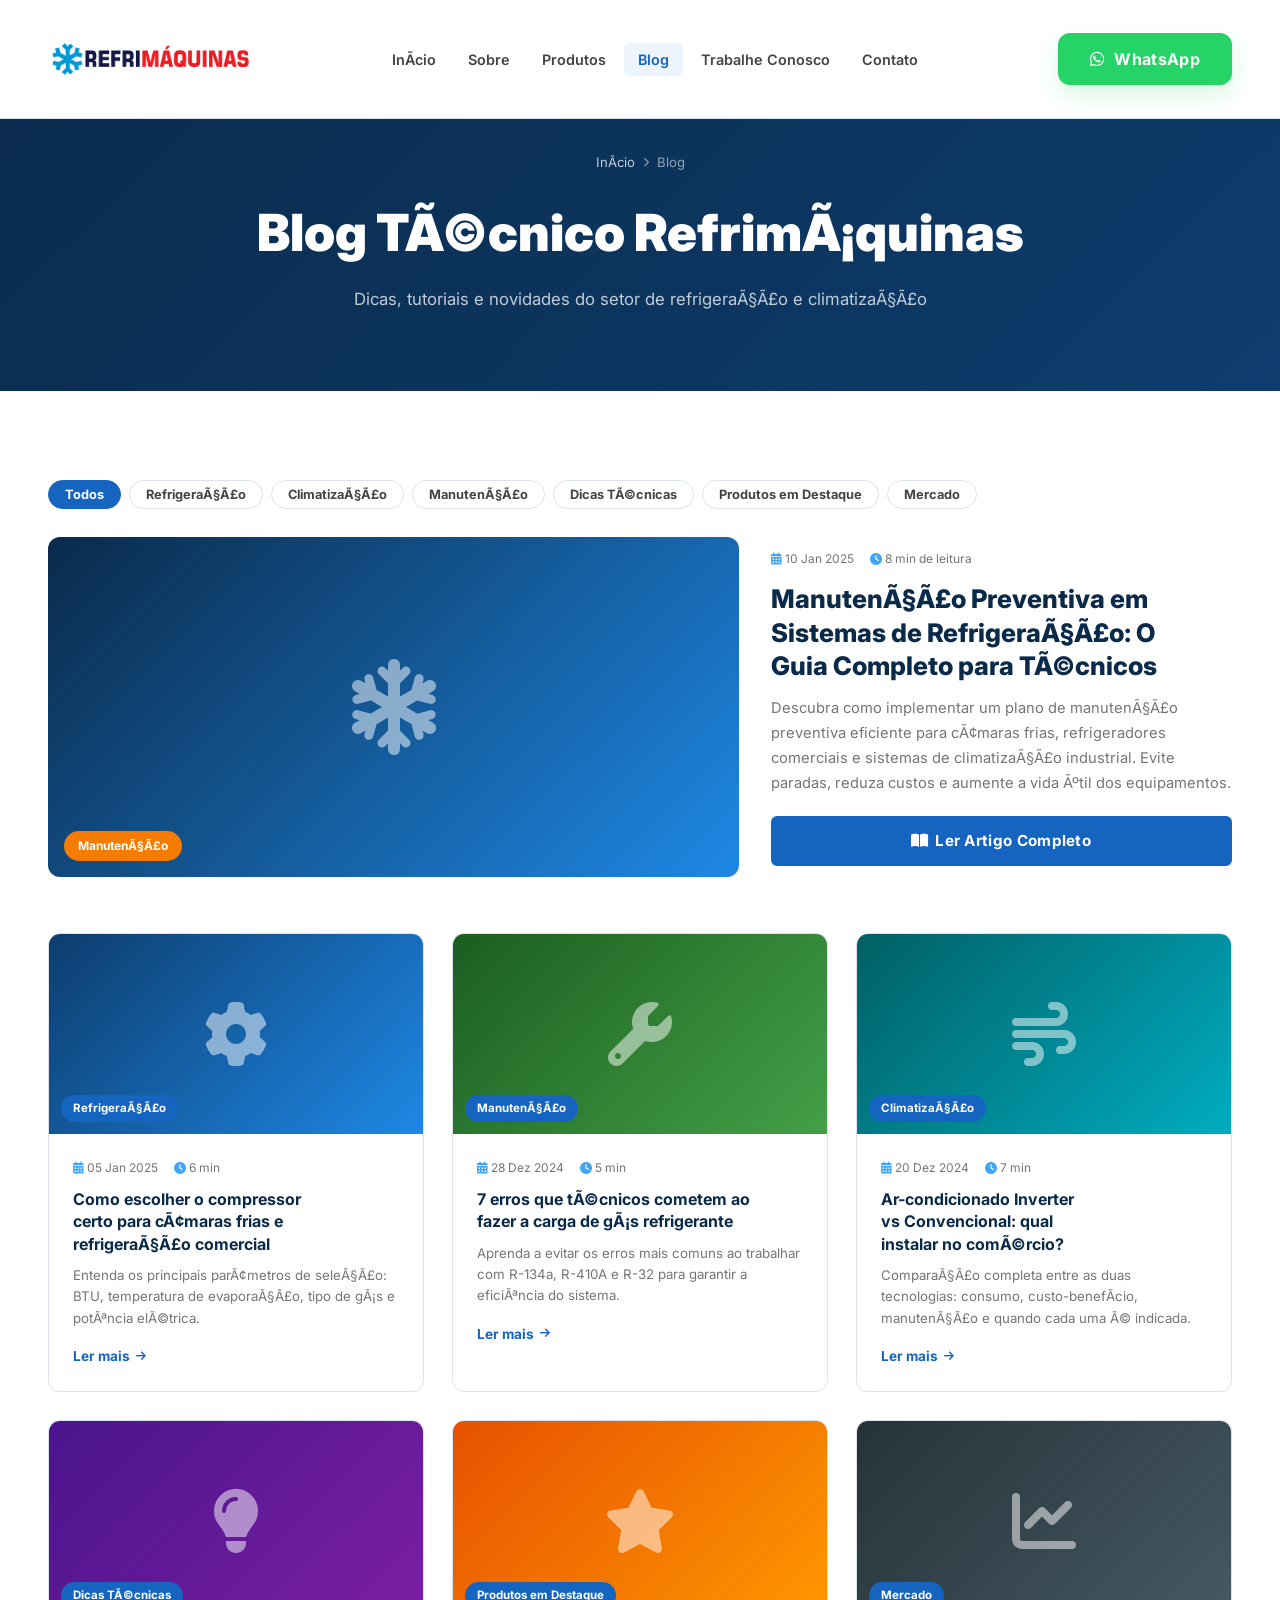
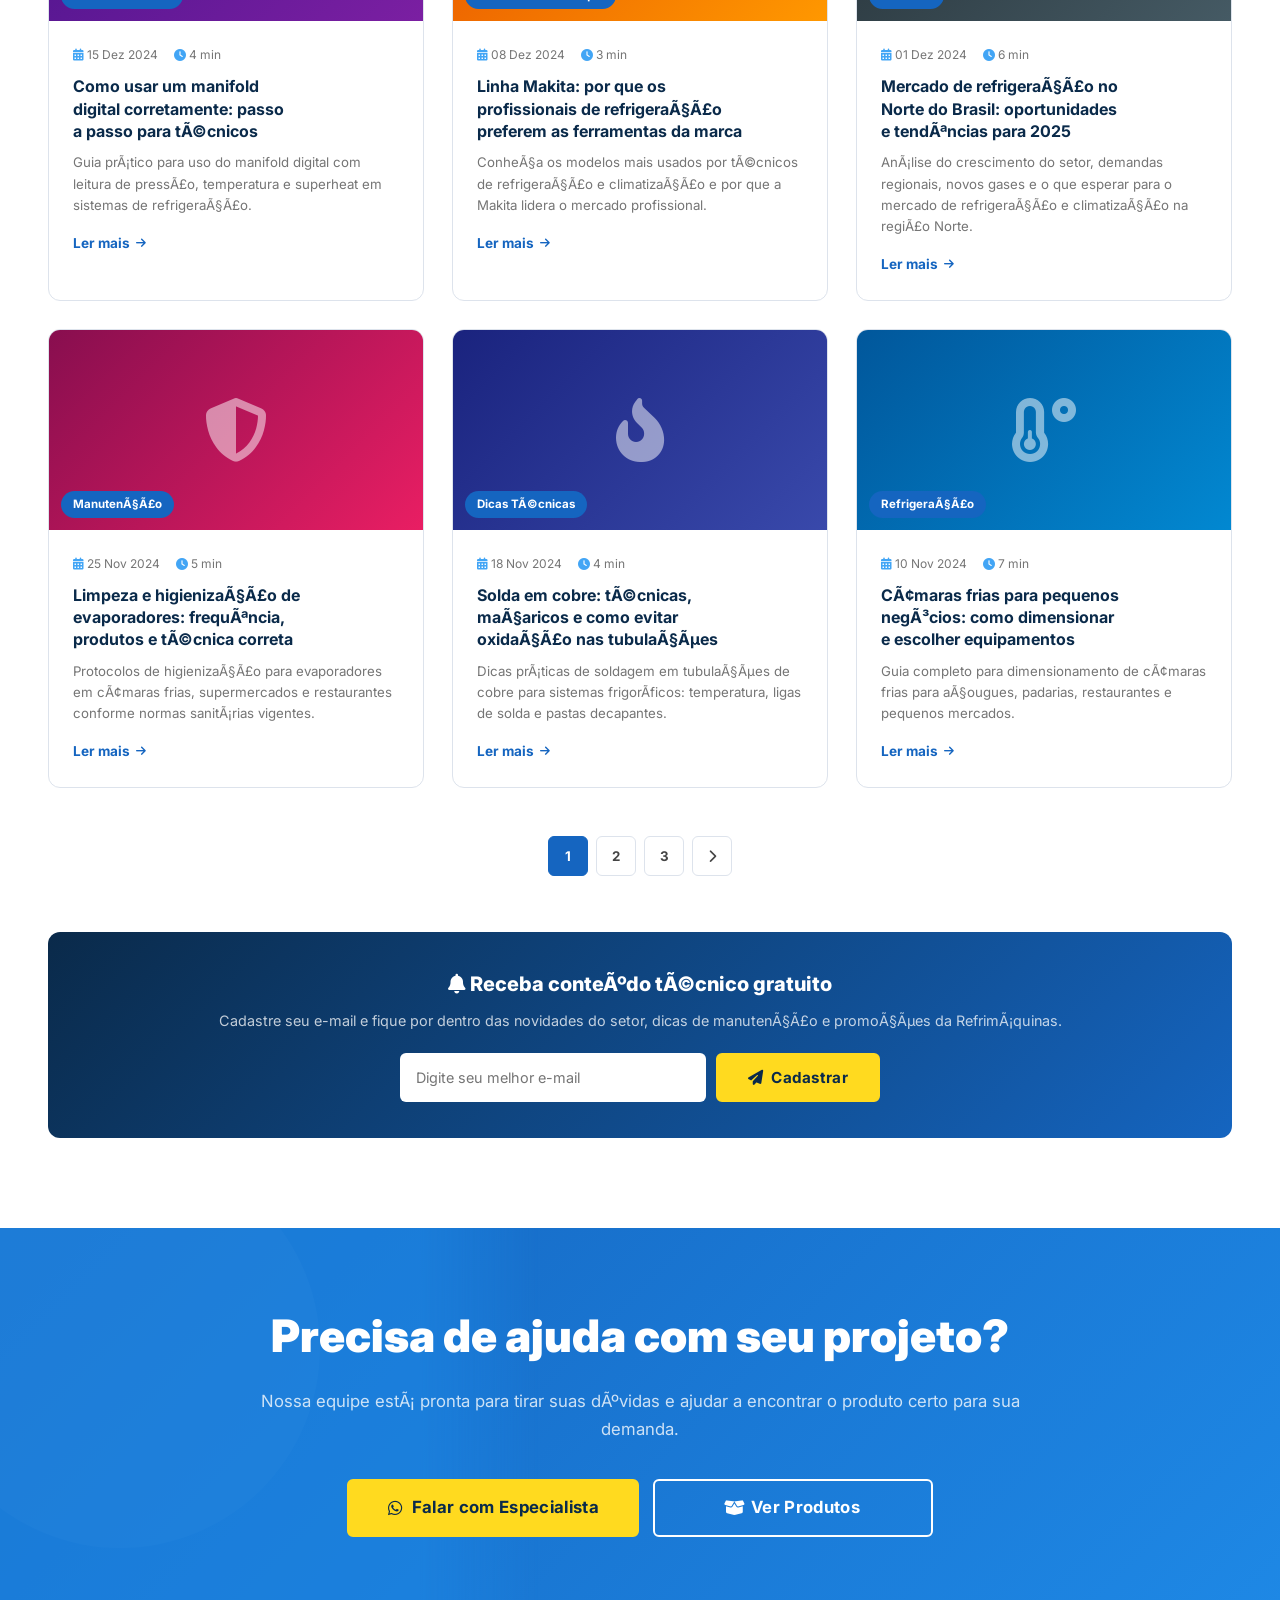
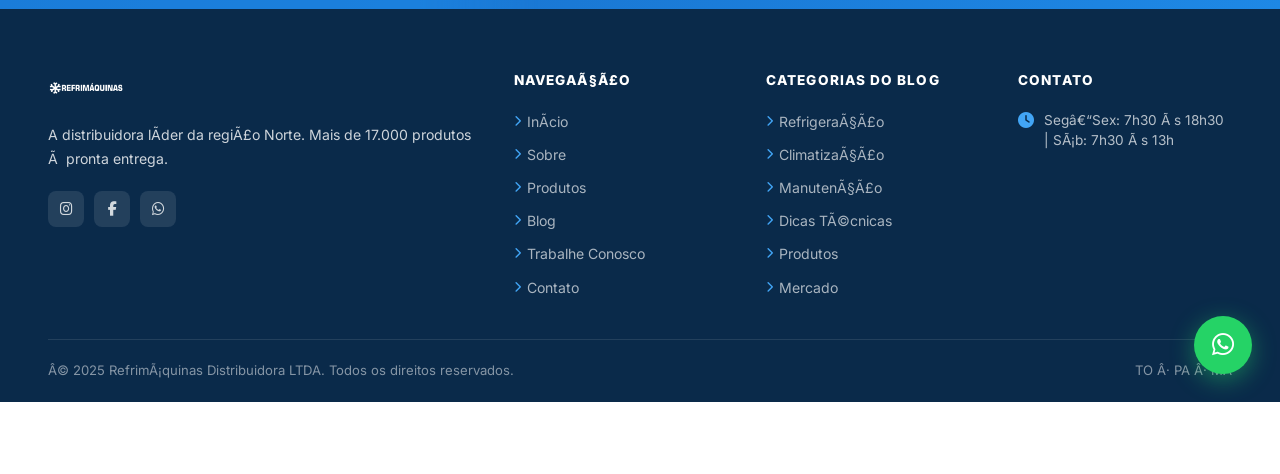
<file: blog.html>
<!DOCTYPE html>
<html lang="pt-BR">
<head>
  <meta charset="UTF-8" />
  <meta name="viewport" content="width=device-width, initial-scale=1.0" />
  <meta name="description" content="Blog TÃ©cnico da RefrimÃ¡quinas â€” Artigos sobre refrigeraÃ§Ã£o, climatizaÃ§Ã£o, manutenÃ§Ã£o preventiva, dicas para tÃ©cnicos e novidades do setor." />
  <meta name="keywords" content="blog refrigeraÃ§Ã£o, dicas tÃ©cnico refrigeraÃ§Ã£o, manutenÃ§Ã£o ar condicionado, gÃ¡s refrigerante, compressor refrigeraÃ§Ã£o dicas" />
  <title>Blog TÃ©cnico | RefrimÃ¡quinas Distribuidora</title>
  <link rel="preconnect" href="https://fonts.googleapis.com" />
  <link rel="preconnect" href="https://fonts.gstatic.com" crossorigin />
  <link href="https://fonts.googleapis.com/css2?family=Inter:wght@400;500;600;700;800;900&display=swap" rel="stylesheet" />
  <link rel="stylesheet" href="https://cdn.jsdelivr.net/npm/@fortawesome/fontawesome-free@6.4.0/css/all.min.css" />
  <link rel="icon" type="image/png" href="favicon.png?v=2" />
  <link rel="apple-touch-icon" href="favicon.png?v=2" />
  <link rel="stylesheet" href="css/style.css" />
  <style>
    .blog-hero-article {
      display: grid; grid-template-columns: 1.5fr 1fr; gap: 32px;
      margin-bottom: 56px;
    }
    .blog-featured-img {
      border-radius: var(--radius-md); overflow: hidden; height: 340px;
      background: linear-gradient(135deg, var(--azul-escuro), var(--azul-claro));
      display: flex; align-items: center; justify-content: center;
      font-size: 6rem; color: rgba(255,255,255,.5); position: relative;
    }
    .blog-featured-cat {
      position: absolute; bottom: 16px; left: 16px;
      background: var(--laranja); color: var(--branco);
      font-size: .75rem; font-weight: 700; padding: 5px 14px; border-radius: 100px;
    }
    .blog-featured-body { display: flex; flex-direction: column; justify-content: center; }
    .blog-featured-body .blog-card-meta { margin-bottom: 14px; }
    .blog-featured-title { font-size: 1.6rem; font-weight: 800; color: var(--azul-escuro); line-height: 1.3; margin-bottom: 14px; }
    .blog-featured-desc { font-size: .92rem; color: var(--cinza-claro); line-height: 1.7; margin-bottom: 20px; }

    .blog-tags { display: flex; gap: 8px; flex-wrap: wrap; margin-bottom: 28px; }
    .blog-tag {
      padding: 6px 16px; border-radius: 100px;
      border: 1.5px solid var(--cinza-borda);
      background: var(--branco); color: var(--cinza-medio);
      font-size: .8rem; font-weight: 700; cursor: pointer;
      transition: all var(--transicao);
    }
    .blog-tag:hover, .blog-tag.ativo {
      background: var(--azul-primario); border-color: var(--azul-primario); color: var(--branco);
    }

    .newsletter-box {
      background: linear-gradient(135deg, var(--azul-escuro), var(--azul-primario));
      border-radius: var(--radius-md); padding: 36px;
      text-align: center; margin-top: 56px;
    }
    .newsletter-box h3 { color: var(--branco); font-size: 1.25rem; font-weight: 800; margin-bottom: 8px; }
    .newsletter-box p { color: rgba(255,255,255,.75); font-size: .9rem; margin-bottom: 20px; }
    .newsletter-form { display: flex; gap: 10px; max-width: 480px; margin: 0 auto; }
    .newsletter-form input {
      flex: 1; padding: 12px 16px;
      border: none; border-radius: var(--radius-sm);
      font-size: .9rem; font-family: inherit;
    }
    .newsletter-form input:focus { outline: none; }

    @media (max-width: 1024px) {
      .blog-hero-article { grid-template-columns: 1fr; }
      .blog-featured-img { height: 280px; }
    }

    @media (max-width: 768px) {
      .blog-featured-img { height: 220px; }
      .newsletter-form { flex-direction: column; }
      .newsletter-box { padding: 28px 20px; }
      .blog-tag { width: 100%; text-align: center; }
    }
  </style>
</head>
<body>

<!-- ========== NAVBAR ========== -->
<nav class="navbar" role="navigation" aria-label="Menu principal">
  <div class="container">
    <div class="navbar-inner">
      <a href="index.html" class="navbar-logo">
        <img src="img/logo.png" alt="RefrimÃ¡quinas Distribuidora" class="navbar-logo-img" />
      </a>
      <ul class="navbar-menu">
        <li><a href="index.html">InÃ­cio</a></li>
        <li><a href="sobre.html">Sobre</a></li>
        <li><a href="produtos.html">Produtos</a></li>
        <li><a href="blog.html" class="ativo">Blog</a></li>
        <li><a href="trabalhe-conosco.html">Trabalhe Conosco</a></li>
        <li><a href="contato.html">Contato</a></li>
      </ul>
      <div class="navbar-cta">
        <a href="https://wa.me/556334151900" target="_blank" rel="noopener" class="btn btn-whatsapp btn-sm"><i class="fab fa-whatsapp"></i> WhatsApp</a>
      </div>
      <button class="navbar-toggle" aria-label="Abrir menu"><i class="fas fa-bars"></i></button>
    </div>
  </div>
  <nav class="mobile-menu">
    <a href="index.html">InÃ­cio</a>
    <a href="sobre.html">Sobre</a>
    <a href="produtos.html">Produtos</a>
    <a href="blog.html" class="ativo">Blog</a>
    <a href="trabalhe-conosco.html">Trabalhe Conosco</a>
    <a href="contato.html">Contato</a>
    <div class="mobile-menu-cta"><a href="https://wa.me/556334151900" target="_blank" rel="noopener" class="btn btn-whatsapp"><i class="fab fa-whatsapp"></i> WhatsApp</a></div>
  </nav>
</nav>

<!-- ========== PAGE HERO ========== -->
<header class="page-hero" aria-labelledby="page-title">
  <div class="container">
    <nav class="breadcrumb" aria-label="LocalizaÃ§Ã£o">
      <a href="index.html">InÃ­cio</a><i class="fas fa-chevron-right"></i><span>Blog</span>
    </nav>
    <h1 class="page-hero-title" id="page-title">Blog TÃ©cnico RefrimÃ¡quinas</h1>
    <p class="page-hero-sub">Dicas, tutoriais e novidades do setor de refrigeraÃ§Ã£o e climatizaÃ§Ã£o</p>
  </div>
</header>

<!-- ========== CONTEÃšDO DO BLOG ========== -->
<section class="section-padding" aria-label="Artigos do blog">
  <div class="container">

    <!-- Tags filtro -->
    <nav class="blog-tags" aria-label="Filtrar artigos por categoria">
      <button class="blog-tag ativo" data-tag="todos">Todos</button>
      <button class="blog-tag" data-tag="refrigeracao">RefrigeraÃ§Ã£o</button>
      <button class="blog-tag" data-tag="climatizacao">ClimatizaÃ§Ã£o</button>
      <button class="blog-tag" data-tag="manutencao">ManutenÃ§Ã£o</button>
      <button class="blog-tag" data-tag="dicas">Dicas TÃ©cnicas</button>
      <button class="blog-tag" data-tag="produtos">Produtos em Destaque</button>
      <button class="blog-tag" data-tag="mercado">Mercado</button>
    </nav>

    <!-- ARTIGO DESTAQUE -->
    <article class="blog-hero-article animate-on-scroll">
      <div class="blog-featured-img" aria-hidden="true">
        <i class="fas fa-snowflake"></i>
        <span class="blog-featured-cat">ManutenÃ§Ã£o</span>
      </div>
      <div class="blog-featured-body">
        <div class="blog-card-meta">
          <span><i class="fas fa-calendar-alt"></i> 10 Jan 2025</span>
          <span><i class="fas fa-clock"></i> 8 min de leitura</span>
        </div>
        <h2 class="blog-featured-title">ManutenÃ§Ã£o Preventiva em Sistemas de RefrigeraÃ§Ã£o: O Guia Completo para TÃ©cnicos</h2>
        <p class="blog-featured-desc">
          Descubra como implementar um plano de manutenÃ§Ã£o preventiva eficiente para cÃ¢maras frias, refrigeradores comerciais e sistemas de climatizaÃ§Ã£o industrial. Evite paradas, reduza custos e aumente a vida Ãºtil dos equipamentos.
        </p>
        <a href="#" class="btn btn-primario"><i class="fas fa-book-open"></i> Ler Artigo Completo</a>
      </div>
    </article>

    <!-- GRID DE ARTIGOS -->
    <div class="blog-grid" id="blog-grid">

      <article class="blog-card" data-tag="refrigeracao">
        <div class="blog-card-img" style="background:linear-gradient(135deg,#0d3d6e,#1e88e5);">
          <i class="fas fa-cog" style="color:rgba(255,255,255,.5)"></i>
          <span class="blog-card-cat">RefrigeraÃ§Ã£o</span>
        </div>
        <div class="blog-card-body">
          <div class="blog-card-meta">
            <span><i class="fas fa-calendar-alt"></i> 05 Jan 2025</span>
            <span><i class="fas fa-clock"></i> 6 min</span>
          </div>
          <h3 class="blog-card-title">Como escolher o compressor certo para cÃ¢maras frias e refrigeraÃ§Ã£o comercial</h3>
          <p class="blog-card-desc">Entenda os principais parÃ¢metros de seleÃ§Ã£o: BTU, temperatura de evaporaÃ§Ã£o, tipo de gÃ¡s e potÃªncia elÃ©trica.</p>
          <a href="#" class="blog-card-link">Ler mais <i class="fas fa-arrow-right"></i></a>
        </div>
      </article>

      <article class="blog-card" data-tag="manutencao">
        <div class="blog-card-img" style="background:linear-gradient(135deg,#1b5e20,#43a047);">
          <i class="fas fa-wrench" style="color:rgba(255,255,255,.5)"></i>
          <span class="blog-card-cat">ManutenÃ§Ã£o</span>
        </div>
        <div class="blog-card-body">
          <div class="blog-card-meta">
            <span><i class="fas fa-calendar-alt"></i> 28 Dez 2024</span>
            <span><i class="fas fa-clock"></i> 5 min</span>
          </div>
          <h3 class="blog-card-title">7 erros que tÃ©cnicos cometem ao fazer a carga de gÃ¡s refrigerante</h3>
          <p class="blog-card-desc">Aprenda a evitar os erros mais comuns ao trabalhar com R-134a, R-410A e R-32 para garantir a eficiÃªncia do sistema.</p>
          <a href="#" class="blog-card-link">Ler mais <i class="fas fa-arrow-right"></i></a>
        </div>
      </article>

      <article class="blog-card" data-tag="climatizacao">
        <div class="blog-card-img" style="background:linear-gradient(135deg,#006064,#00acc1);">
          <i class="fas fa-wind" style="color:rgba(255,255,255,.5)"></i>
          <span class="blog-card-cat">ClimatizaÃ§Ã£o</span>
        </div>
        <div class="blog-card-body">
          <div class="blog-card-meta">
            <span><i class="fas fa-calendar-alt"></i> 20 Dez 2024</span>
            <span><i class="fas fa-clock"></i> 7 min</span>
          </div>
          <h3 class="blog-card-title">Ar-condicionado Inverter vs Convencional: qual instalar no comÃ©rcio?</h3>
          <p class="blog-card-desc">ComparaÃ§Ã£o completa entre as duas tecnologias: consumo, custo-benefÃ­cio, manutenÃ§Ã£o e quando cada uma Ã© indicada.</p>
          <a href="#" class="blog-card-link">Ler mais <i class="fas fa-arrow-right"></i></a>
        </div>
      </article>

      <article class="blog-card" data-tag="dicas">
        <div class="blog-card-img" style="background:linear-gradient(135deg,#4a148c,#7b1fa2);">
          <i class="fas fa-lightbulb" style="color:rgba(255,255,255,.5)"></i>
          <span class="blog-card-cat">Dicas TÃ©cnicas</span>
        </div>
        <div class="blog-card-body">
          <div class="blog-card-meta">
            <span><i class="fas fa-calendar-alt"></i> 15 Dez 2024</span>
            <span><i class="fas fa-clock"></i> 4 min</span>
          </div>
          <h3 class="blog-card-title">Como usar um manifold digital corretamente: passo a passo para tÃ©cnicos</h3>
          <p class="blog-card-desc">Guia prÃ¡tico para uso do manifold digital com leitura de pressÃ£o, temperatura e superheat em sistemas de refrigeraÃ§Ã£o.</p>
          <a href="#" class="blog-card-link">Ler mais <i class="fas fa-arrow-right"></i></a>
        </div>
      </article>

      <article class="blog-card" data-tag="produtos">
        <div class="blog-card-img" style="background:linear-gradient(135deg,#e65100,#ff9800);">
          <i class="fas fa-star" style="color:rgba(255,255,255,.5)"></i>
          <span class="blog-card-cat">Produtos em Destaque</span>
        </div>
        <div class="blog-card-body">
          <div class="blog-card-meta">
            <span><i class="fas fa-calendar-alt"></i> 08 Dez 2024</span>
            <span><i class="fas fa-clock"></i> 3 min</span>
          </div>
          <h3 class="blog-card-title">Linha Makita: por que os profissionais de refrigeraÃ§Ã£o preferem as ferramentas da marca</h3>
          <p class="blog-card-desc">ConheÃ§a os modelos mais usados por tÃ©cnicos de refrigeraÃ§Ã£o e climatizaÃ§Ã£o e por que a Makita lidera o mercado profissional.</p>
          <a href="#" class="blog-card-link">Ler mais <i class="fas fa-arrow-right"></i></a>
        </div>
      </article>

      <article class="blog-card" data-tag="mercado">
        <div class="blog-card-img" style="background:linear-gradient(135deg,#263238,#455a64);">
          <i class="fas fa-chart-line" style="color:rgba(255,255,255,.5)"></i>
          <span class="blog-card-cat">Mercado</span>
        </div>
        <div class="blog-card-body">
          <div class="blog-card-meta">
            <span><i class="fas fa-calendar-alt"></i> 01 Dez 2024</span>
            <span><i class="fas fa-clock"></i> 6 min</span>
          </div>
          <h3 class="blog-card-title">Mercado de refrigeraÃ§Ã£o no Norte do Brasil: oportunidades e tendÃªncias para 2025</h3>
          <p class="blog-card-desc">AnÃ¡lise do crescimento do setor, demandas regionais, novos gases e o que esperar para o mercado de refrigeraÃ§Ã£o e climatizaÃ§Ã£o na regiÃ£o Norte.</p>
          <a href="#" class="blog-card-link">Ler mais <i class="fas fa-arrow-right"></i></a>
        </div>
      </article>

      <article class="blog-card" data-tag="manutencao">
        <div class="blog-card-img" style="background:linear-gradient(135deg,#880e4f,#e91e63);">
          <i class="fas fa-shield-halved" style="color:rgba(255,255,255,.5)"></i>
          <span class="blog-card-cat">ManutenÃ§Ã£o</span>
        </div>
        <div class="blog-card-body">
          <div class="blog-card-meta">
            <span><i class="fas fa-calendar-alt"></i> 25 Nov 2024</span>
            <span><i class="fas fa-clock"></i> 5 min</span>
          </div>
          <h3 class="blog-card-title">Limpeza e higienizaÃ§Ã£o de evaporadores: frequÃªncia, produtos e tÃ©cnica correta</h3>
          <p class="blog-card-desc">Protocolos de higienizaÃ§Ã£o para evaporadores em cÃ¢maras frias, supermercados e restaurantes conforme normas sanitÃ¡rias vigentes.</p>
          <a href="#" class="blog-card-link">Ler mais <i class="fas fa-arrow-right"></i></a>
        </div>
      </article>

      <article class="blog-card" data-tag="dicas">
        <div class="blog-card-img" style="background:linear-gradient(135deg,#1a237e,#3949ab);">
          <i class="fas fa-fire-flame-curved" style="color:rgba(255,255,255,.5)"></i>
          <span class="blog-card-cat">Dicas TÃ©cnicas</span>
        </div>
        <div class="blog-card-body">
          <div class="blog-card-meta">
            <span><i class="fas fa-calendar-alt"></i> 18 Nov 2024</span>
            <span><i class="fas fa-clock"></i> 4 min</span>
          </div>
          <h3 class="blog-card-title">Solda em cobre: tÃ©cnicas, maÃ§aricos e como evitar oxidaÃ§Ã£o nas tubulaÃ§Ãµes</h3>
          <p class="blog-card-desc">Dicas prÃ¡ticas de soldagem em tubulaÃ§Ãµes de cobre para sistemas frigorÃ­ficos: temperatura, ligas de solda e pastas decapantes.</p>
          <a href="#" class="blog-card-link">Ler mais <i class="fas fa-arrow-right"></i></a>
        </div>
      </article>

      <article class="blog-card" data-tag="refrigeracao">
        <div class="blog-card-img" style="background:linear-gradient(135deg,#01579b,#0288d1);">
          <i class="fas fa-temperature-low" style="color:rgba(255,255,255,.5)"></i>
          <span class="blog-card-cat">RefrigeraÃ§Ã£o</span>
        </div>
        <div class="blog-card-body">
          <div class="blog-card-meta">
            <span><i class="fas fa-calendar-alt"></i> 10 Nov 2024</span>
            <span><i class="fas fa-clock"></i> 7 min</span>
          </div>
          <h3 class="blog-card-title">CÃ¢maras frias para pequenos negÃ³cios: como dimensionar e escolher equipamentos</h3>
          <p class="blog-card-desc">Guia completo para dimensionamento de cÃ¢maras frias para aÃ§ougues, padarias, restaurantes e pequenos mercados.</p>
          <a href="#" class="blog-card-link">Ler mais <i class="fas fa-arrow-right"></i></a>
        </div>
      </article>
    </div>

    <!-- PaginaÃ§Ã£o -->
    <div style="display:flex;justify-content:center;gap:8px;margin-top:48px;">
      <button style="width:40px;height:40px;border-radius:var(--radius-sm);border:1.5px solid var(--azul-primario);background:var(--azul-primario);color:var(--branco);font-weight:700;cursor:pointer;">1</button>
      <button style="width:40px;height:40px;border-radius:var(--radius-sm);border:1.5px solid var(--cinza-borda);background:var(--branco);color:var(--cinza-medio);font-weight:700;cursor:pointer;">2</button>
      <button style="width:40px;height:40px;border-radius:var(--radius-sm);border:1.5px solid var(--cinza-borda);background:var(--branco);color:var(--cinza-medio);font-weight:700;cursor:pointer;">3</button>
      <button style="width:40px;height:40px;border-radius:var(--radius-sm);border:1.5px solid var(--cinza-borda);background:var(--branco);color:var(--cinza-medio);cursor:pointer;"><i class="fas fa-chevron-right"></i></button>
    </div>

    <!-- Newsletter -->
    <div class="newsletter-box animate-on-scroll">
      <h3><i class="fas fa-bell"></i> Receba conteÃºdo tÃ©cnico gratuito</h3>
      <p>Cadastre seu e-mail e fique por dentro das novidades do setor, dicas de manutenÃ§Ã£o e promoÃ§Ãµes da RefrimÃ¡quinas.</p>
      <form class="newsletter-form" data-form="newsletter" novalidate>
        <input type="email" placeholder="Digite seu melhor e-mail" required aria-label="E-mail para newsletter" />
        <button type="submit" class="btn btn-laranja"><i class="fas fa-paper-plane"></i> Cadastrar</button>
      </form>
    </div>

  </div>
</section>

<!-- ========== CTA BANNER ========== -->
<section class="cta-banner" aria-label="Chamada para aÃ§Ã£o">
  <div class="cta-banner-bg" aria-hidden="true">
      <video class="cta-banner-video" autoplay muted loop playsinline preload="auto">
        <source src="img/floco.mp4" type="video/mp4" />
        <source src="img/floco.mov" type="video/quicktime" />
      </video>
  </div>
  <div class="container">
    <div class="cta-banner-content">
    <p class="cta-banner-title">Precisa de ajuda com seu projeto?</p>
    <p class="cta-banner-sub">Nossa equipe estÃ¡ pronta para tirar suas dÃºvidas e ajudar a encontrar o produto certo para sua demanda.</p>
    <div class="cta-banner-btns">
      <a href="https://wa.me/556334151900" target="_blank" rel="noopener" class="btn btn-laranja btn-lg"><i class="fab fa-whatsapp"></i> Falar com Especialista</a>
      <a href="produtos.html" class="btn btn-outline btn-lg"><i class="fas fa-box-open"></i> Ver Produtos</a>
    </div>
    </div>
  </div>
</section>

<!-- ========== FOOTER ========== -->
<footer aria-label="RodapÃ©">
  <div class="footer-main">
    <div class="container">
      <div class="footer-grid">
        <div class="footer-brand">
          <div class="footer-logo"><img src="img/logo.png" alt="RefrimÃ¡quinas" style="height:38px;width:auto;filter:brightness(0) invert(1);" /></div>
          <p class="footer-desc">A distribuidora lÃ­der da regiÃ£o Norte. Mais de 17.000 produtos Ã  pronta entrega.</p>
          <div class="footer-social">
            <a href="https://www.instagram.com/refrimaquinas.distribuidora/" target="_blank" rel="noopener" aria-label="Instagram"><i class="fab fa-instagram"></i></a>
            <a href="https://www.facebook.com/LojadoRefrigerista/" target="_blank" rel="noopener" aria-label="Facebook"><i class="fab fa-facebook-f"></i></a>
            <a href="https://wa.me/556334151900" target="_blank" rel="noopener" aria-label="WhatsApp"><i class="fab fa-whatsapp"></i></a>
          </div>
        </div>
        <nav class="footer-col">
          <div class="footer-col-title">NavegaÃ§Ã£o</div>
          <ul>
            <li><a href="index.html"><i class="fas fa-chevron-right"></i> InÃ­cio</a></li>
            <li><a href="sobre.html"><i class="fas fa-chevron-right"></i> Sobre</a></li>
            <li><a href="produtos.html"><i class="fas fa-chevron-right"></i> Produtos</a></li>
            <li><a href="blog.html"><i class="fas fa-chevron-right"></i> Blog</a></li>
            <li><a href="trabalhe-conosco.html"><i class="fas fa-chevron-right"></i> Trabalhe Conosco</a></li>
            <li><a href="contato.html"><i class="fas fa-chevron-right"></i> Contato</a></li>
          </ul>
        </nav>
        <nav class="footer-col">
          <div class="footer-col-title">Categorias do Blog</div>
          <ul>
            <li><a href="#"><i class="fas fa-chevron-right"></i> RefrigeraÃ§Ã£o</a></li>
            <li><a href="#"><i class="fas fa-chevron-right"></i> ClimatizaÃ§Ã£o</a></li>
            <li><a href="#"><i class="fas fa-chevron-right"></i> ManutenÃ§Ã£o</a></li>
            <li><a href="#"><i class="fas fa-chevron-right"></i> Dicas TÃ©cnicas</a></li>
            <li><a href="#"><i class="fas fa-chevron-right"></i> Produtos</a></li>
            <li><a href="#"><i class="fas fa-chevron-right"></i> Mercado</a></li>
          </ul>
        </nav>
        <address class="footer-col" style="font-style:normal">
          <div class="footer-col-title">Contato</div>
          <div class="footer-contact-list">

            <div class="footer-contact-item"><i class="fas fa-clock"></i><span>Segâ€“Sex: 7h30 Ã s 18h30 | SÃ¡b: 7h30 Ã s 13h</span></div>
          </div>
        </address>
      </div>
    </div>
  </div>
  <div class="container">
    <div class="footer-bottom">
      <p>Â© 2025 RefrimÃ¡quinas Distribuidora LTDA. Todos os direitos reservados.</p>
      <p>TO Â· PA Â· MA</p>
    </div>
  </div>
</footer>

<a href="https://wa.me/556334151900" target="_blank" rel="noopener" class="whatsapp-float" aria-label="WhatsApp"><i class="fab fa-whatsapp"></i></a>
<button class="scroll-top" aria-label="Voltar ao topo"><i class="fas fa-chevron-up"></i></button>
<div class="toast" role="alert" aria-live="polite"></div>

<script src="js/main.js"></script>
<script>
  // Filtro por tag do blog
  document.querySelectorAll('.blog-tag').forEach(tag => {
    tag.addEventListener('click', () => {
      document.querySelectorAll('.blog-tag').forEach(t => t.classList.remove('ativo'));
      tag.classList.add('ativo');
      const filter = tag.getAttribute('data-tag');
      document.querySelectorAll('#blog-grid .blog-card').forEach(card => {
        const cardTag = card.getAttribute('data-tag');
        card.style.display = (filter === 'todos' || cardTag === filter) ? '' : 'none';
      });
    });
  });
</script>
</body>
</html>
</file>
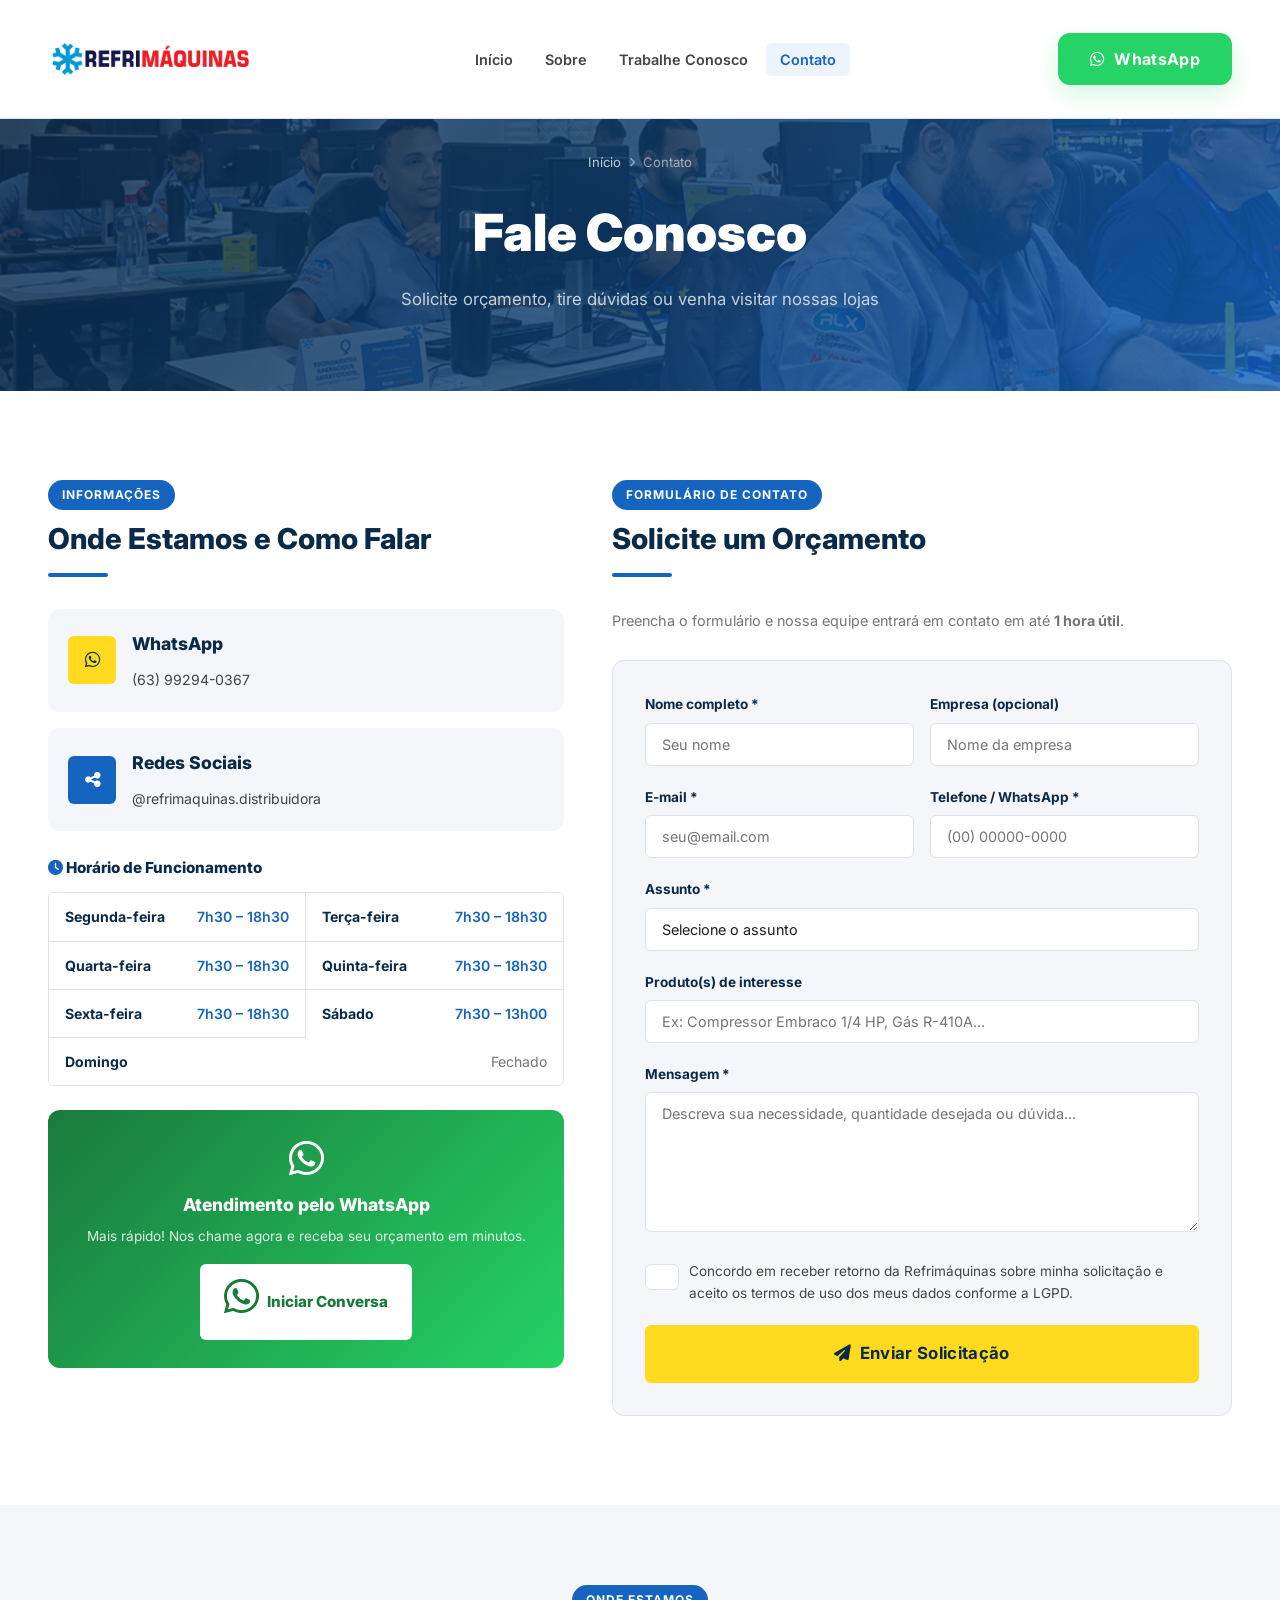
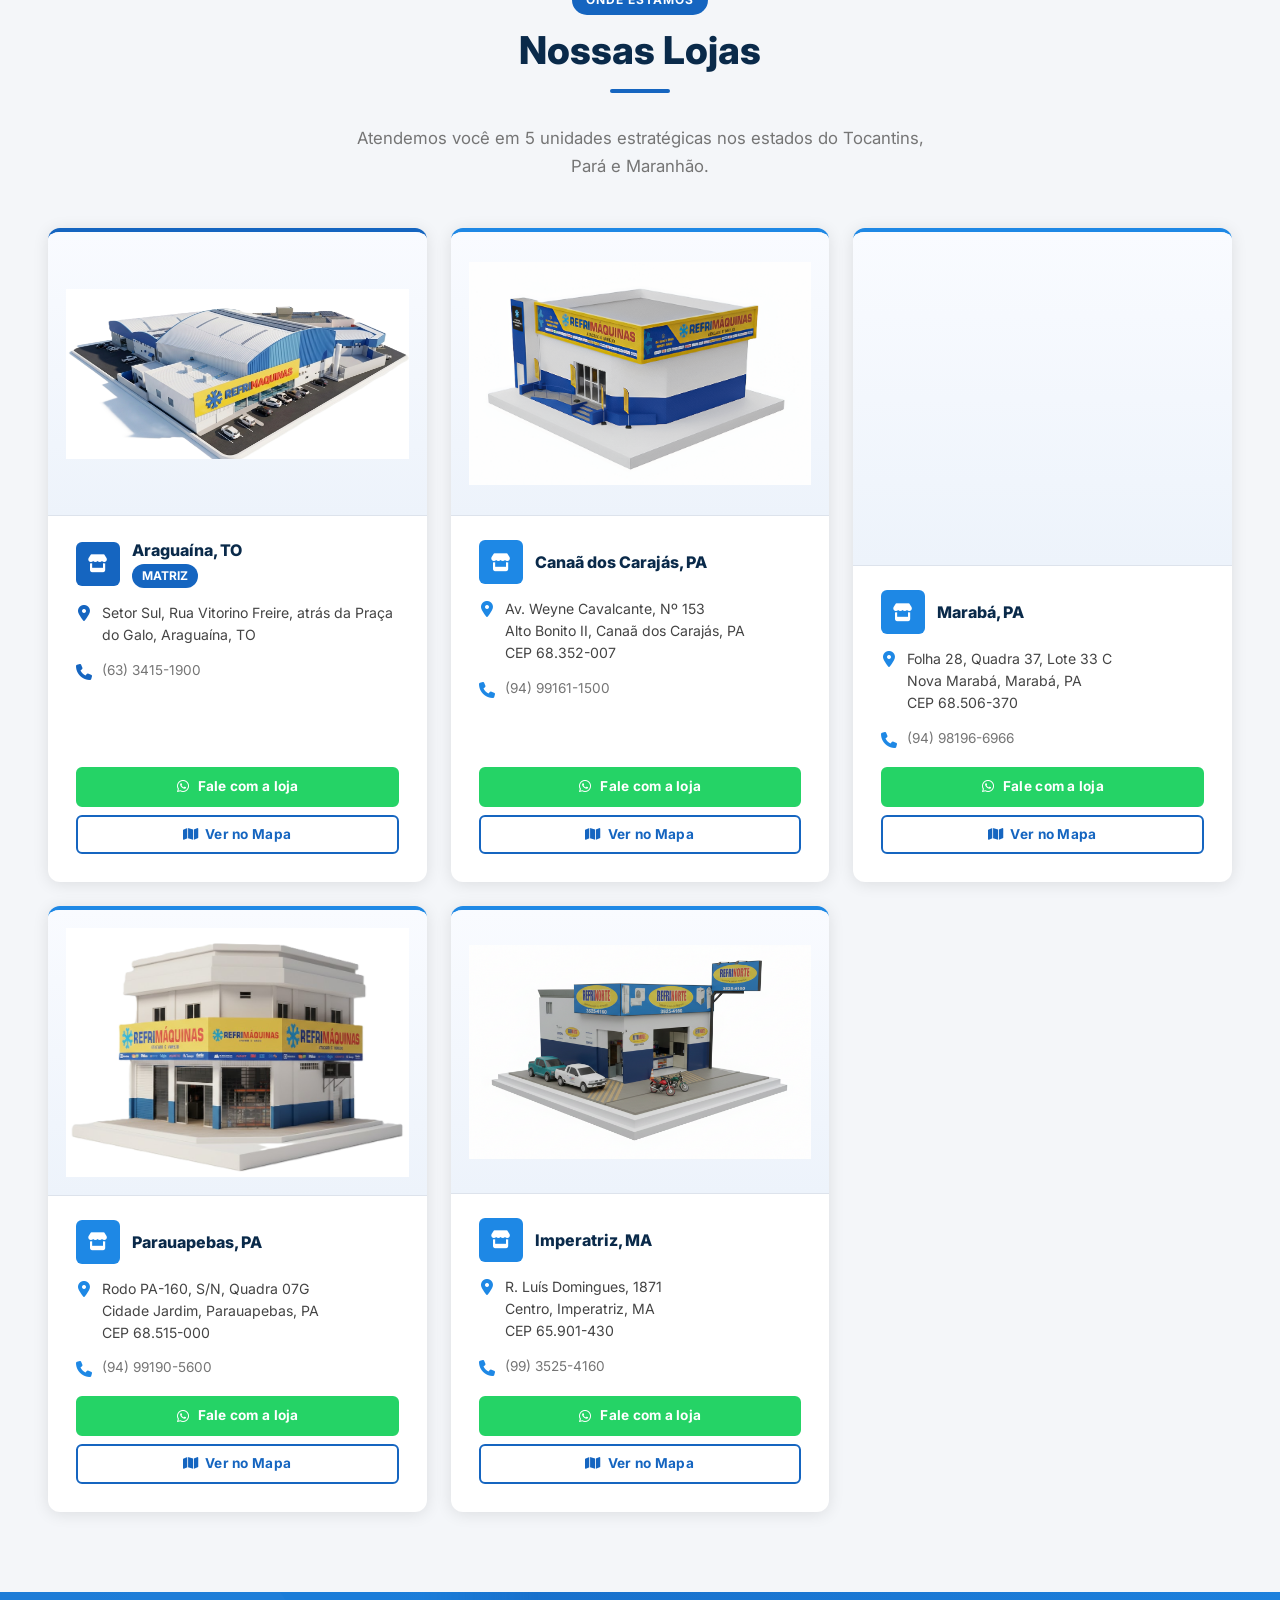
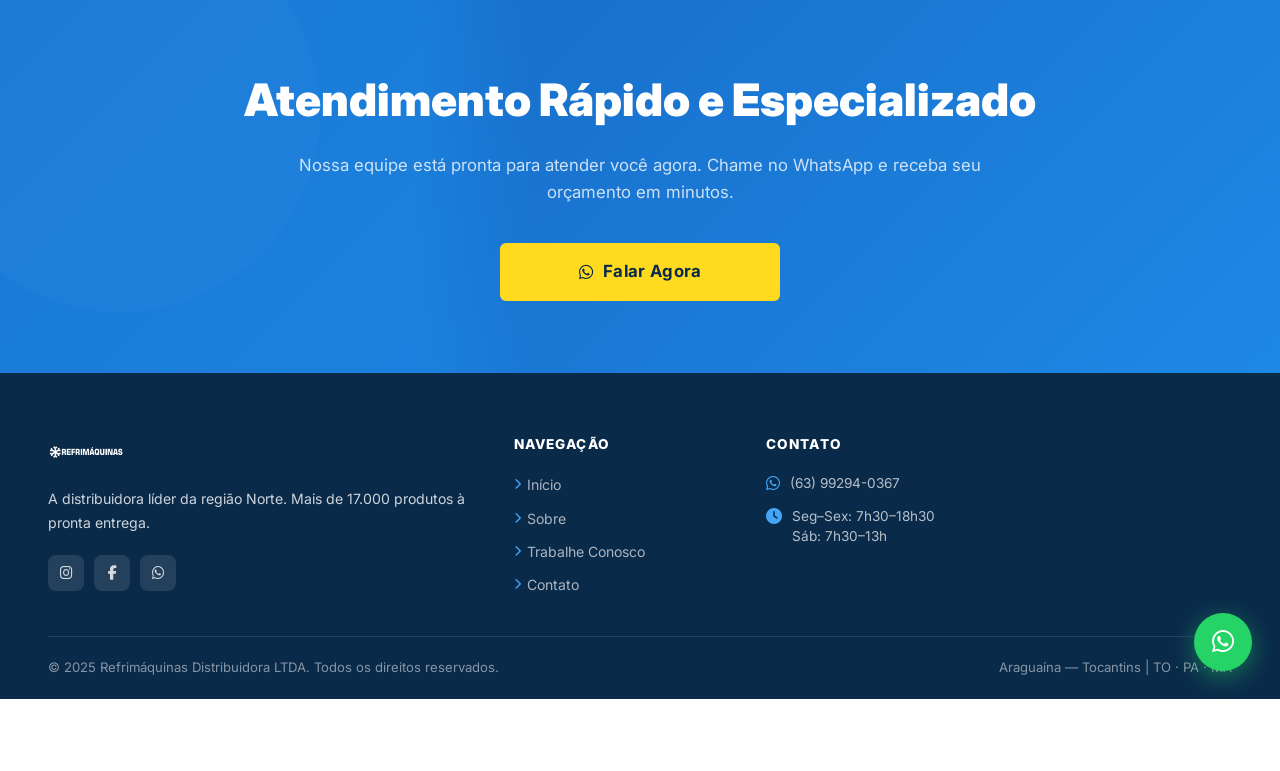
<file: contato.html>
<!DOCTYPE html>
<html lang="pt-BR">
<head>
  <meta charset="UTF-8" />
  <meta name="viewport" content="width=device-width, initial-scale=1.0" />
  <meta name="description" content="Entre em contato com a Refrimáquinas Distribuidora. Telefone, WhatsApp, endereço em Araguaína-TO e formulário de contato para orçamentos." />
  <meta name="keywords" content="contato Refrimáquinas, orçamento refrigeração, telefone distribuidora Araguaína, WhatsApp refrigeração Tocantins" />
  <title>Contato e Orçamento | Refrimáquinas Distribuidora</title>
  <link rel="preconnect" href="https://fonts.googleapis.com" />
  <link rel="preconnect" href="https://fonts.gstatic.com" crossorigin />
  <link href="https://fonts.googleapis.com/css2?family=Inter:wght@400;500;600;700;800;900&display=swap" rel="stylesheet" />
  <link rel="stylesheet" href="https://cdn.jsdelivr.net/npm/@fortawesome/fontawesome-free@6.4.0/css/all.min.css" />
  <link rel="icon" type="image/png" href="favicon.png?v=2" />
  <link rel="apple-touch-icon" href="favicon.png?v=2" />
  <link rel="stylesheet" href="css/style.css" />
  <style>
    .horario-grid {
      display: grid; grid-template-columns: 1fr 1fr; gap: 0;
      border-radius: var(--radius-sm); overflow: hidden;
      border: 1px solid var(--cinza-borda);
    }
    .horario-item {
      padding: 12px 16px;
      display: flex; justify-content: space-between;
      font-size: .88rem;
      border-bottom: 1px solid var(--cinza-borda);
      border-right: 1px solid var(--cinza-borda);
      background: var(--branco);
    }
    .horario-item:nth-child(even) { border-right: none; }
    .horario-item:last-child, .horario-item:nth-last-child(2) { border-bottom: none; }
    .horario-dia { font-weight: 700; color: var(--azul-escuro); }
    .horario-hora { color: var(--azul-primario); font-weight: 600; }
    .horario-fechado { color: var(--cinza-claro); font-weight: 400; }

    .whatsapp-cta-card {
      background: linear-gradient(135deg, #1a7a3c, #25d366);
      border-radius: var(--radius-md); padding: 28px;
      text-align: center; color: var(--branco);
    }
    .whatsapp-cta-card i { font-size: 2.5rem; margin-bottom: 12px; }
    .whatsapp-cta-card h3 { font-size: 1.1rem; font-weight: 800; margin-bottom: 6px; }
    .whatsapp-cta-card p { font-size: .85rem; color: rgba(255,255,255,.85); margin-bottom: 16px; }
    .btn-whatsapp-full {
      display: inline-flex; align-items: center; gap: 8px;
      background: var(--branco); color: #1a7a3c;
      padding: 12px 24px; border-radius: var(--radius-sm);
      font-weight: 800; font-size: .95rem;
      transition: all var(--transicao);
    }
    .btn-whatsapp-full:hover { background: rgba(255,255,255,.88); transform: translateY(-2px); }

    .contact-two-col { display: grid; grid-template-columns: 1fr 1.2fr; gap: clamp(28px, 4vw, 48px); align-items: start; }

    @media (max-width: 900px) {
      .contact-two-col { grid-template-columns: 1fr; }
    }

    @media (max-width: 640px) {
      .horario-grid { grid-template-columns: 1fr; }
      .horario-item,
      .horario-item:nth-child(even),
      .horario-item[style*="grid-column"] {
        border-right: none !important;
      }
      .horario-item:nth-last-child(2) {
        border-bottom: 1px solid var(--cinza-borda);
      }
      .horario-item {
        gap: 12px;
        flex-wrap: wrap;
      }
      .btn-whatsapp-full {
        width: 100%;
        justify-content: center;
      }
    }
  </style>
</head>
<body>

<!-- ========== NAVBAR ========== -->
<nav class="navbar" role="navigation" aria-label="Menu principal">
  <div class="container">
    <div class="navbar-inner">
      <a href="index.html" class="navbar-logo">
        <img src="img/logo.png" alt="Refrimáquinas Distribuidora" class="navbar-logo-img" />
      </a>
      <ul class="navbar-menu">
        <li><a href="index.html">Início</a></li>
        <li><a href="sobre.html">Sobre</a></li>
        <!-- <li><a href="produtos.html">Produtos</a></li> -->
        <!-- <li><a href="blog.html">Blog</a></li> -->
        <li><a href="trabalhe-conosco.html">Trabalhe Conosco</a></li>
        <li><a href="contato.html" class="ativo">Contato</a></li>
      </ul>
      <div class="navbar-cta">
        <a href="https://wa.me/5563992940367" target="_blank" rel="noopener" class="btn btn-whatsapp btn-sm"><i class="fab fa-whatsapp"></i> WhatsApp</a>
      </div>
      <button class="navbar-toggle" aria-label="Abrir menu"><i class="fas fa-bars"></i></button>
    </div>
  </div>
  <nav class="mobile-menu">
    <a href="index.html">Início</a>
    <a href="sobre.html">Sobre</a>
    <!-- <a href="produtos.html">Produtos</a> -->
    <!-- <a href="blog.html">Blog</a> -->
    <a href="trabalhe-conosco.html">Trabalhe Conosco</a>
    <a href="contato.html" class="ativo">Contato</a>
    <div class="mobile-menu-cta"><a href="https://wa.me/5563992940367" target="_blank" rel="noopener" class="btn btn-whatsapp"><i class="fab fa-whatsapp"></i> WhatsApp</a></div>
  </nav>
</nav>

<!-- ========== PAGE HERO ========== -->
<header class="page-hero page-hero--contato" aria-labelledby="page-title">
  <div class="container">
    <nav class="breadcrumb" aria-label="Localização">
      <a href="index.html">Início</a><i class="fas fa-chevron-right"></i><span>Contato</span>
    </nav>
    <h1 class="page-hero-title" id="page-title">Fale Conosco</h1>
    <p class="page-hero-sub">Solicite orçamento, tire dúvidas ou venha visitar nossas lojas</p>
  </div>
</header>

<!-- ========== FORMULÁRIO + INFO ========== -->
<section class="section-padding" aria-label="Formulário de contato e informações">
  <div class="container">
    <div class="contact-two-col">

      <!-- Informações de contato -->
      <aside>
        <span class="badge">Informações</span>
        <h2 class="section-title" style="text-align:left;font-size:1.8rem;">Onde Estamos e Como Falar</h2>
        <div class="divider divider-left"></div>

        <div class="contact-info-cards" style="margin-bottom:24px;">
          <div class="contact-info-card">
            <div class="contact-info-icon" style="background:var(--amarelo); color:var(--azul-escuro);"><i class="fab fa-whatsapp"></i></div>
            <div class="contact-info-text">
              <h3 style="font-size:1.1rem;font-weight:800;color:var(--azul-escuro);margin-bottom:8px;">WhatsApp</h3>
              <a href="https://wa.me/5563992940367" target="_blank" rel="noopener">(63) 99294-0367</a>
            </div>
          </div>
          <div class="contact-info-card">
            <div class="contact-info-icon"><i class="fas fa-share-nodes"></i></div>
            <div class="contact-info-text">
              <h3 style="font-size:1.1rem;font-weight:800;color:var(--azul-escuro);margin-bottom:8px;">Redes Sociais</h3>
              <a href="https://www.instagram.com/refrimaquinas.distribuidora/" target="_blank" rel="noopener">@refrimaquinas.distribuidora</a>
            </div>
          </div>
        </div>

        <!-- Horários -->
        <h3 style="font-size:.95rem;font-weight:800;color:var(--azul-escuro);margin-bottom:12px;"><i class="fas fa-clock" style="color:var(--azul-primario);"></i> Horário de Funcionamento</h3>
        <div class="horario-grid" role="table" aria-label="Horários de funcionamento">
          <div class="horario-item" role="row">
            <span class="horario-dia">Segunda-feira</span>
            <span class="horario-hora">7h30 – 18h30</span>
          </div>
          <div class="horario-item" role="row">
            <span class="horario-dia">Terça-feira</span>
            <span class="horario-hora">7h30 – 18h30</span>
          </div>
          <div class="horario-item" role="row">
            <span class="horario-dia">Quarta-feira</span>
            <span class="horario-hora">7h30 – 18h30</span>
          </div>
          <div class="horario-item" role="row">
            <span class="horario-dia">Quinta-feira</span>
            <span class="horario-hora">7h30 – 18h30</span>
          </div>
          <div class="horario-item" role="row">
            <span class="horario-dia">Sexta-feira</span>
            <span class="horario-hora">7h30 – 18h30</span>
          </div>
          <div class="horario-item" role="row">
            <span class="horario-dia">Sábado</span>
            <span class="horario-hora">7h30 – 13h00</span>
          </div>
          <div class="horario-item" role="row" style="grid-column:1/-1;border-right:none;">
            <span class="horario-dia">Domingo</span>
            <span class="horario-fechado">Fechado</span>
          </div>
        </div>

        <!-- WhatsApp card -->
        <div class="whatsapp-cta-card" style="margin-top:24px;">
          <i class="fab fa-whatsapp"></i>
          <h3>Atendimento pelo WhatsApp</h3>
          <p>Mais rápido! Nos chame agora e receba seu orçamento em minutos.</p>
          <a href="https://wa.me/5563992940367?text=Olá! Gostaria de solicitar um orçamento." target="_blank" rel="noopener" class="btn-whatsapp-full">
            <i class="fab fa-whatsapp"></i> Iniciar Conversa
          </a>
        </div>
      </aside>

      <!-- Formulário de contato -->
      <main>
        <span class="badge badge-laranja">Formulário de Contato</span>
        <h2 class="section-title" style="text-align:left;font-size:1.8rem;">Solicite um Orçamento</h2>
        <div class="divider divider-left"></div>
        <p style="color:var(--cinza-claro);font-size:.9rem;margin-bottom:28px;">
          Preencha o formulário e nossa equipe entrará em contato em até <strong>1 hora útil</strong>.
        </p>

        <form id="formContatoWeb" class="contact-form-card" novalidate>
          <div class="form-row">
            <div class="form-group">
              <label for="nome-contato">Nome completo *</label>
              <input type="text" id="nome-contato" name="nome" placeholder="Seu nome" required />
            </div>
            <div class="form-group">
              <label for="empresa-contato">Empresa (opcional)</label>
              <input type="text" id="empresa-contato" name="empresa" placeholder="Nome da empresa" />
            </div>
          </div>

          <div class="form-row">
            <div class="form-group">
              <label for="email-contato">E-mail *</label>
              <input type="email" id="email-contato" name="email" placeholder="seu@email.com" required />
            </div>
            <div class="form-group">
              <label for="tel-contato">Telefone / WhatsApp *</label>
              <input type="tel" id="tel-contato" name="telefone" placeholder="(00) 00000-0000" required />
            </div>
          </div>

          <div class="form-group">
            <label for="assunto-contato">Assunto *</label>
            <select id="assunto-contato" name="assunto" required>
              <option value="">Selecione o assunto</option>
              <option value="orcamento">Solicitar Orçamento</option>
              <option value="disponibilidade">Verificar Disponibilidade de Produto</option>
              <option value="duvidas">Dúvidas Gerais</option>
              <option value="parceria">Parceria Comercial</option>
              <option value="outro">Outro</option>
            </select>
          </div>

          <div class="form-group">
            <label for="produto-contato">Produto(s) de interesse</label>
            <input type="text" id="produto-contato" name="produto" placeholder="Ex: Compressor Embraco 1/4 HP, Gás R-410A..." />
          </div>

          <div class="form-group">
            <label for="msg-contato">Mensagem *</label>
            <textarea id="msg-contato" name="mensagem" placeholder="Descreva sua necessidade, quantidade desejada ou dúvida..." required style="min-height:140px;"></textarea>
          </div>

          <div class="form-group">
            <label style="display:flex;align-items:flex-start;gap:10px;font-size:0.85rem;font-weight:400;color:var(--cinza-medio);cursor:pointer;">
              <input type="checkbox" id="politica" name="politica" required style="margin-top:4px;cursor:pointer;width:18px;height:18px;opacity:1;position:relative;z-index:10;" />
              <span>Concordo em receber retorno da Refrimáquinas sobre minha solicitação e aceito os termos de uso dos meus dados conforme a LGPD.</span>
            </label>
          </div>

          <button type="submit" class="btn btn-laranja btn-lg" style="width:100%;">
            <i class="fas fa-paper-plane"></i> Enviar Solicitação
          </button>
        </form>

        <script>
          document.addEventListener('DOMContentLoaded', function() {
            var form = document.getElementById('formContatoWeb');
            if (form) {
              form.addEventListener('submit', function(e) {
                e.preventDefault();
                
                // Validação simples
                if (!form.checkValidity()) {
                  form.reportValidity();
                  return;
                }

                var btn = form.querySelector('[type="submit"]');
                var origText = btn.innerHTML;
                btn.innerHTML = '<i class="fas fa-spinner fa-spin"></i> Redirecionando...';
                btn.disabled = true;

                // Captura dos dados
                var nome = document.getElementById('nome-contato').value.trim();
                var empresa = document.getElementById('empresa-contato').value.trim();
                var email = document.getElementById('email-contato').value.trim();
                var telefone = document.getElementById('tel-contato').value.trim();
                var assuntoSelect = document.getElementById('assunto-contato');
                var assunto = assuntoSelect.options[assuntoSelect.selectedIndex].text;
                var produto = document.getElementById('produto-contato').value.trim();
                var mensagem = document.getElementById('msg-contato').value.trim();

                // Montagem da mensagem formatada para o WhatsApp
                var texto = "*NOVA SOLICITAÇÃO REALIZADA NO SITE*\n\n";
                texto += "👤 *Nome:* " + nome + "\n";
                if (empresa) texto += "🏢 *Empresa:* " + empresa + "\n";
                texto += "✉️ *E-mail:* " + email + "\n";
                texto += "📱 *Telefone/WhatsApp:* " + telefone + "\n";
                texto += "📌 *Assunto:* " + assunto + "\n";
                if (produto) texto += "🛒 *Produto(s) de interesse:* " + produto + "\n";
                texto += "\n💬 *Mensagem:*\n" + mensagem;

                var numeroWa = "556334151900";
                var url = "https://wa.me/" + numeroWa + "?text=" + encodeURIComponent(texto);
                
                setTimeout(function() {
                  btn.innerHTML = origText;
                  btn.disabled = false;
                  window.location.href = url;
                }, 800);
              });
            }
          });
        </script>


      </main>
    </div>
  </div>
</section>

<!-- ========== NOSSAS LOJAS ========== -->
<section aria-label="Nossas lojas" style="background:var(--cinza-bg);padding:80px 0;">
  <div class="container">
    <div class="text-center" style="margin-bottom:48px;">
      <span class="badge">Onde Estamos</span>
      <h2 class="section-title">Nossas Lojas</h2>
      <div class="divider"></div>
      <p class="section-subtitle">Atendemos você em 5 unidades estratégicas nos estados do Tocantins, Pará e Maranhão.</p>
    </div>

      <div class="store-grid animate-on-scroll">

      <!-- Araguaína-TO (Matriz) -->
      <article class="store-card store-card--primary">
        <div class="store-card-media">
          <img src="img/lojas/araguaina.png" alt="Unidade Refrimaquinas em Araguaína" class="store-card-image" loading="lazy" decoding="async" />
        </div>
        <div class="store-card-body">
          <div class="store-card-header">
            <div class="store-card-badge"><i class="fas fa-store"></i></div>
            <div>
              <div class="store-card-title">Araguaína, TO</div>
              <div class="store-card-pill">MATRIZ</div>
            </div>
          </div>
          <div class="store-card-row store-card-row--start">
            <i class="fas fa-map-marker-alt"></i>
            <span>Setor Sul, Rua Vitorino Freire, atrás da Praça do Galo, Araguaína, TO</span>
          </div>
          <div class="store-card-row store-card-phone">
            <i class="fas fa-phone"></i>
            <span>(63) 3415-1900</span>
          </div>
          <div class="store-card-actions">
            <a href="https://wa.me/556334151900" target="_blank" rel="noopener" class="btn btn-whatsapp btn-sm"><i class="fab fa-whatsapp"></i> Fale com a loja</a>
            <a href="https://maps.app.goo.gl/W2DQ11Rhy3MYNrVp7" target="_blank" rel="noopener" class="btn btn-outline-azul btn-sm"><i class="fas fa-map"></i> Ver no Mapa</a>
          </div>
        </div>
      </article>

      <!-- Canaã dos Carajás-PA -->
      <article class="store-card">
        <div class="store-card-media">
          <img src="img/lojas/canaa-dos-carajas.png" alt="Unidade Refrimaquinas em Canaã dos Carajás" class="store-card-image" loading="lazy" decoding="async" />
        </div>
        <div class="store-card-body">
          <div class="store-card-header">
            <div class="store-card-badge"><i class="fas fa-store"></i></div>
            <div class="store-card-title">Canaã dos Carajás, PA</div>
          </div>
          <div class="store-card-row store-card-row--start">
            <i class="fas fa-map-marker-alt"></i>
            <span>Av. Weyne Cavalcante, Nº 153<br />Alto Bonito II, Canaã dos Carajás, PA<br />CEP 68.352-007</span>
          </div>
          <div class="store-card-row store-card-phone">
            <i class="fas fa-phone"></i>
            <span>(94) 99161-1500</span>
          </div>
          <div class="store-card-actions">
            <a href="https://wa.me/5594991611500" target="_blank" rel="noopener" class="btn btn-whatsapp btn-sm"><i class="fab fa-whatsapp"></i> Fale com a loja</a>
            <a href="https://maps.app.goo.gl/z293jHMmjSmi3rau8" target="_blank" rel="noopener" class="btn btn-outline-azul btn-sm"><i class="fas fa-map"></i> Ver no Mapa</a>
          </div>
        </div>
      </article>

      <!-- Marabá-PA -->
      <article class="store-card">
        <div class="store-card-media">
          <img src="img/lojas/maraba.png" alt="Unidade Refrimaquinas em Marabá" class="store-card-image" loading="lazy" decoding="async" />
        </div>
        <div class="store-card-body">
          <div class="store-card-header">
            <div class="store-card-badge"><i class="fas fa-store"></i></div>
            <div class="store-card-title">Marabá, PA</div>
          </div>
          <div class="store-card-row store-card-row--start">
            <i class="fas fa-map-marker-alt"></i>
            <span>Folha 28, Quadra 37, Lote 33 C<br />Nova Marabá, Marabá, PA<br />CEP 68.506-370</span>
          </div>
          <div class="store-card-row store-card-phone">
            <i class="fas fa-phone"></i>
            <span>(94) 98196-6966</span>
          </div>
          <div class="store-card-actions">
            <a href="https://wa.me/5594981966966" target="_blank" rel="noopener" class="btn btn-whatsapp btn-sm"><i class="fab fa-whatsapp"></i> Fale com a loja</a>
            <a href="https://maps.app.goo.gl/PWpwC68qC7Cv3QQh7" target="_blank" rel="noopener" class="btn btn-outline-azul btn-sm"><i class="fas fa-map"></i> Ver no Mapa</a>
          </div>
        </div>
      </article>

      <!-- Parauapebas-PA -->
      <article class="store-card">
        <div class="store-card-media">
          <img src="img/lojas/parauapebas.png" alt="Unidade Refrimaquinas em Parauapebas" class="store-card-image" loading="lazy" decoding="async" />
        </div>
        <div class="store-card-body">
          <div class="store-card-header">
            <div class="store-card-badge"><i class="fas fa-store"></i></div>
            <div class="store-card-title">Parauapebas, PA</div>
          </div>
          <div class="store-card-row store-card-row--start">
            <i class="fas fa-map-marker-alt"></i>
            <span>Rodo PA-160, S/N, Quadra 07G<br />Cidade Jardim, Parauapebas, PA<br />CEP 68.515-000</span>
          </div>
          <div class="store-card-row store-card-phone">
            <i class="fas fa-phone"></i>
            <span>(94) 99190-5600</span>
          </div>
          <div class="store-card-actions">
            <a href="https://wa.me/5594991905600" target="_blank" rel="noopener" class="btn btn-whatsapp btn-sm"><i class="fab fa-whatsapp"></i> Fale com a loja</a>
            <a href="https://maps.app.goo.gl/5yoK8mCeJnFrUche6" target="_blank" rel="noopener" class="btn btn-outline-azul btn-sm"><i class="fas fa-map"></i> Ver no Mapa</a>
          </div>
        </div>
      </article>

      <!-- Imperatriz-MA -->
      <article class="store-card">
        <div class="store-card-media">
          <img src="img/lojas/imperatriz.png" alt="Unidade Refrimaquinas em Imperatriz" class="store-card-image" loading="lazy" decoding="async" />
        </div>
        <div class="store-card-body">
          <div class="store-card-header">
            <div class="store-card-badge"><i class="fas fa-store"></i></div>
            <div class="store-card-title">Imperatriz, MA</div>
          </div>
          <div class="store-card-row store-card-row--start">
            <i class="fas fa-map-marker-alt"></i>
            <span>R. Luís Domingues, 1871<br />Centro, Imperatriz, MA<br />CEP 65.901-430</span>
          </div>
          <div class="store-card-row store-card-phone">
            <i class="fas fa-phone"></i>
            <span>(99) 3525-4160</span>
          </div>
          <div class="store-card-actions">
            <a href="https://wa.me/559935254160" target="_blank" rel="noopener" class="btn btn-whatsapp btn-sm"><i class="fab fa-whatsapp"></i> Fale com a loja</a>
            <a href="https://maps.app.goo.gl/wGx7DkPUTktoKyGG7" target="_blank" rel="noopener" class="btn btn-outline-azul btn-sm"><i class="fas fa-map"></i> Ver no Mapa</a>
          </div>
        </div>
      </article>

    </div>
  </div>
</section>


<!-- ========== CTA BANNER ========== -->
<section class="cta-banner" aria-label="Chamada para ação">
  <div class="cta-banner-bg" aria-hidden="true">
      <video class="cta-banner-video" autoplay muted loop playsinline preload="auto">
        <source src="img/floco.mp4" type="video/mp4" />
        <source src="img/floco.mov" type="video/quicktime" />
      </video>
  </div>
  <div class="container">
    <div class="cta-banner-content">
    <p class="cta-banner-title">Atendimento Rápido e Especializado</p>
    <p class="cta-banner-sub">Nossa equipe está pronta para atender você agora. Chame no WhatsApp e receba seu orçamento em minutos.</p>
    <div class="cta-banner-btns">
      <a href="https://wa.me/5563992940367" target="_blank" rel="noopener" class="btn btn-laranja btn-lg"><i class="fab fa-whatsapp"></i> Falar Agora</a>
      <!-- <a href="produtos.html" class="btn btn-outline btn-lg"><i class="fas fa-box-open"></i> Ver Produtos</a> -->
    </div>
    </div>
  </div>
</section>

<!-- ========== FOOTER ========== -->
<footer aria-label="Rodapé">
  <div class="footer-main">
    <div class="container">
      <div class="footer-grid">
        <div class="footer-brand">
          <div class="footer-logo"><img src="img/logo.png" alt="Refrimáquinas" style="height:38px;width:auto;filter:brightness(0) invert(1);" /></div>
          <p class="footer-desc">A distribuidora líder da região Norte. Mais de 17.000 produtos à pronta entrega.</p>
          <div class="footer-social">
            <a href="https://www.instagram.com/refrimaquinas.distribuidora/" target="_blank" rel="noopener" aria-label="Instagram"><i class="fab fa-instagram"></i></a>
            <a href="https://www.facebook.com/LojadoRefrigerista/" target="_blank" rel="noopener" aria-label="Facebook"><i class="fab fa-facebook-f"></i></a>
            <a href="https://wa.me/5563992940367" target="_blank" rel="noopener" aria-label="WhatsApp"><i class="fab fa-whatsapp"></i></a>
          </div>
        </div>
        <nav class="footer-col">
          <div class="footer-col-title">Navegação</div>
          <ul>
            <li><a href="index.html"><i class="fas fa-chevron-right"></i> Início</a></li>
            <li><a href="sobre.html"><i class="fas fa-chevron-right"></i> Sobre</a></li>
            <!-- <li><a href="produtos.html"><i class="fas fa-chevron-right"></i> Produtos</a></li> -->
            <!-- <li><a href="blog.html"><i class="fas fa-chevron-right"></i> Blog</a></li> -->
            <li><a href="trabalhe-conosco.html"><i class="fas fa-chevron-right"></i> Trabalhe Conosco</a></li>
            <li><a href="contato.html"><i class="fas fa-chevron-right"></i> Contato</a></li>
          </ul>
        </nav>
        <!--
        <nav class="footer-col">
          <div class="footer-col-title">Produtos</div>
          <ul>
            <li><a href="produtos.html?cat=refrigeracao"><i class="fas fa-chevron-right"></i> Refrigeração</a></li>
            <li><a href="produtos.html?cat=climatizacao"><i class="fas fa-chevron-right"></i> Climatização</a></li>
            <li><a href="produtos.html?cat=ferramentas"><i class="fas fa-chevron-right"></i> Ferramentas</a></li>
            <li><a href="produtos.html?cat=epi"><i class="fas fa-chevron-right"></i> EPI</a></li>
            <li><a href="produtos.html?cat=eletrica"><i class="fas fa-chevron-right"></i> Elétrica</a></li>
            <li><a href="produtos.html?cat=soldagem"><i class="fas fa-chevron-right"></i> Soldagem</a></li>
          </ul>
        </nav>
        -->
        <address class="footer-col" style="font-style:normal">
          <div class="footer-col-title">Contato</div>
          <div class="footer-contact-list">

            <div class="footer-contact-item"><i class="fab fa-whatsapp"></i><span><a href="https://wa.me/5563992940367">(63) 99294-0367</a></span></div>
            <div class="footer-contact-item"><i class="fas fa-clock"></i><span>Seg–Sex: 7h30–18h30<br />Sáb: 7h30–13h</span></div>
          </div>
        </address>
      </div>
    </div>
  </div>
  <div class="container">
    <div class="footer-bottom">
      <p>© 2025 Refrimáquinas Distribuidora LTDA. Todos os direitos reservados.</p>
      <p>Araguaína — Tocantins | TO · PA · MA</p>
    </div>
  </div>
</footer>

<a href="https://wa.me/5563992940367" target="_blank" rel="noopener" class="whatsapp-float" aria-label="WhatsApp"><i class="fab fa-whatsapp"></i></a>
<button class="scroll-top" aria-label="Voltar ao topo"><i class="fas fa-chevron-up"></i></button>
<div class="toast" role="alert" aria-live="polite"></div>

<script src="js/main.js"></script>
</body>
</html>
</file>
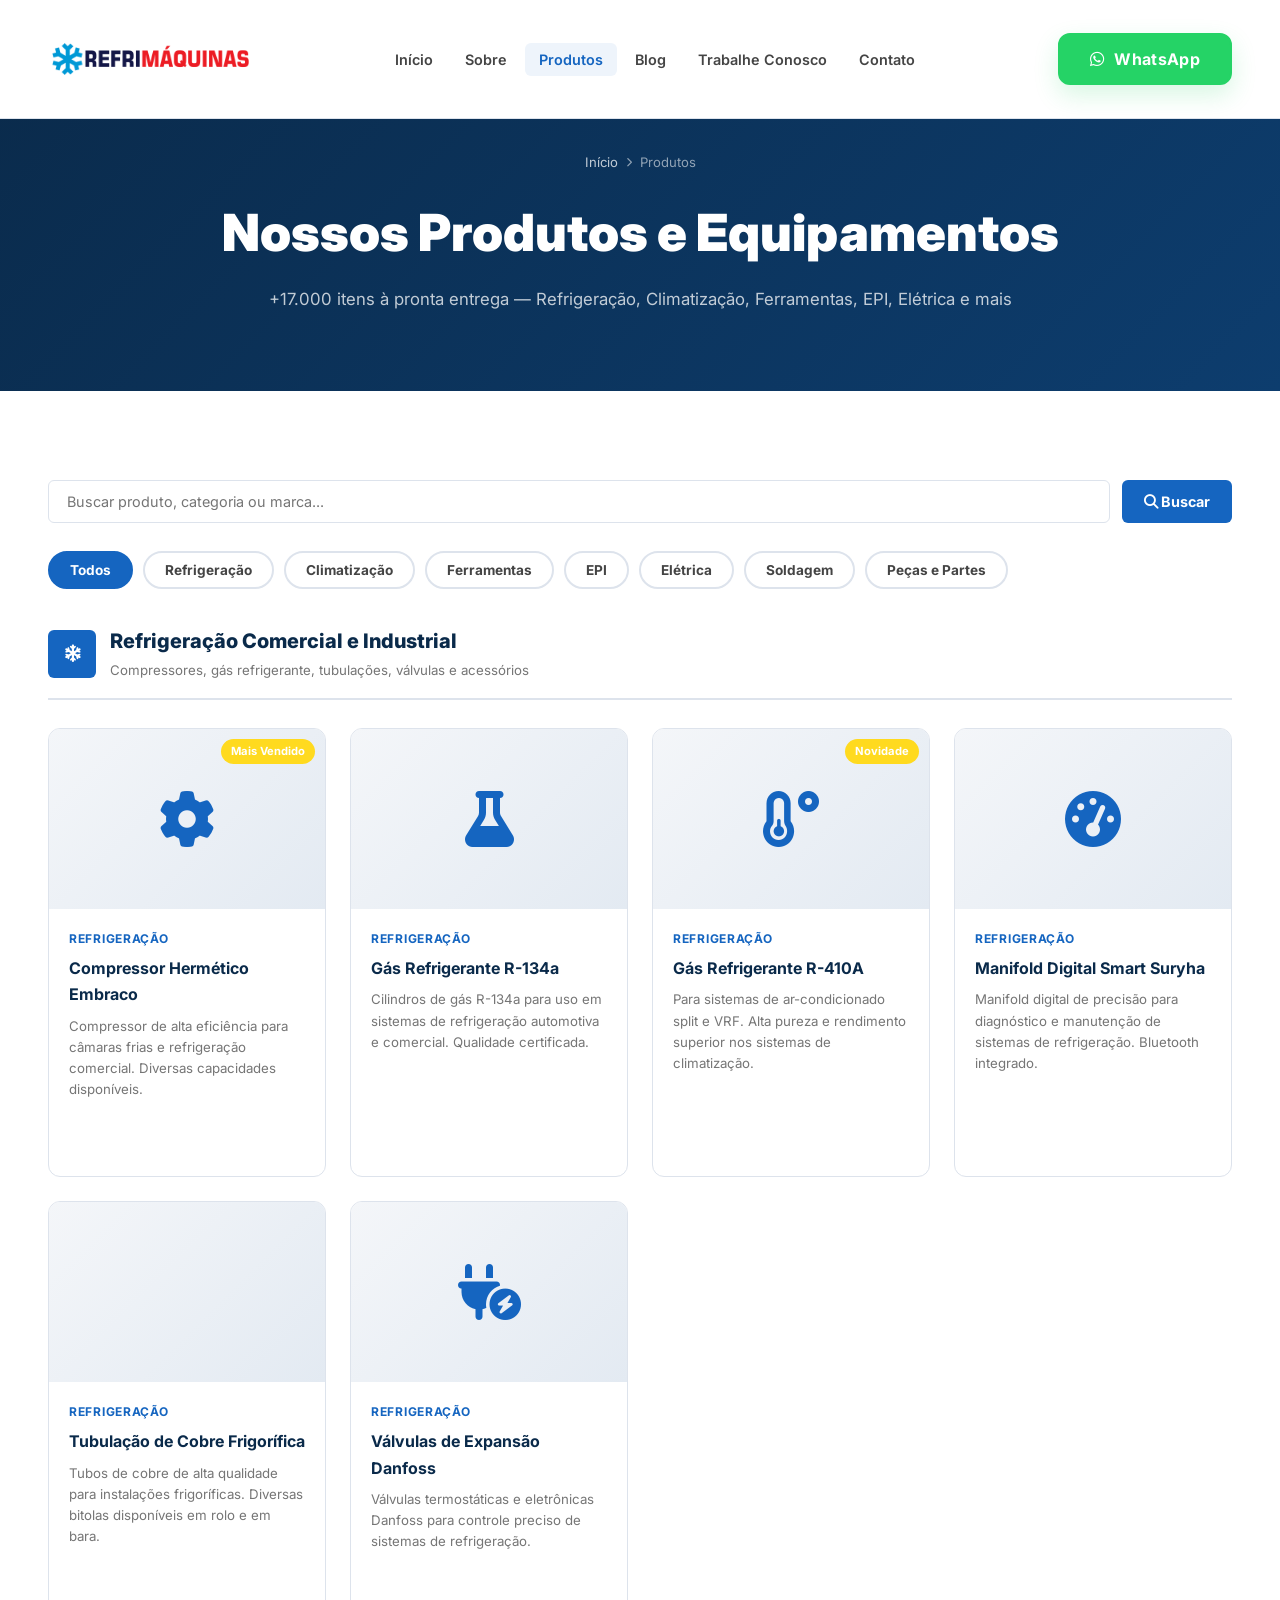
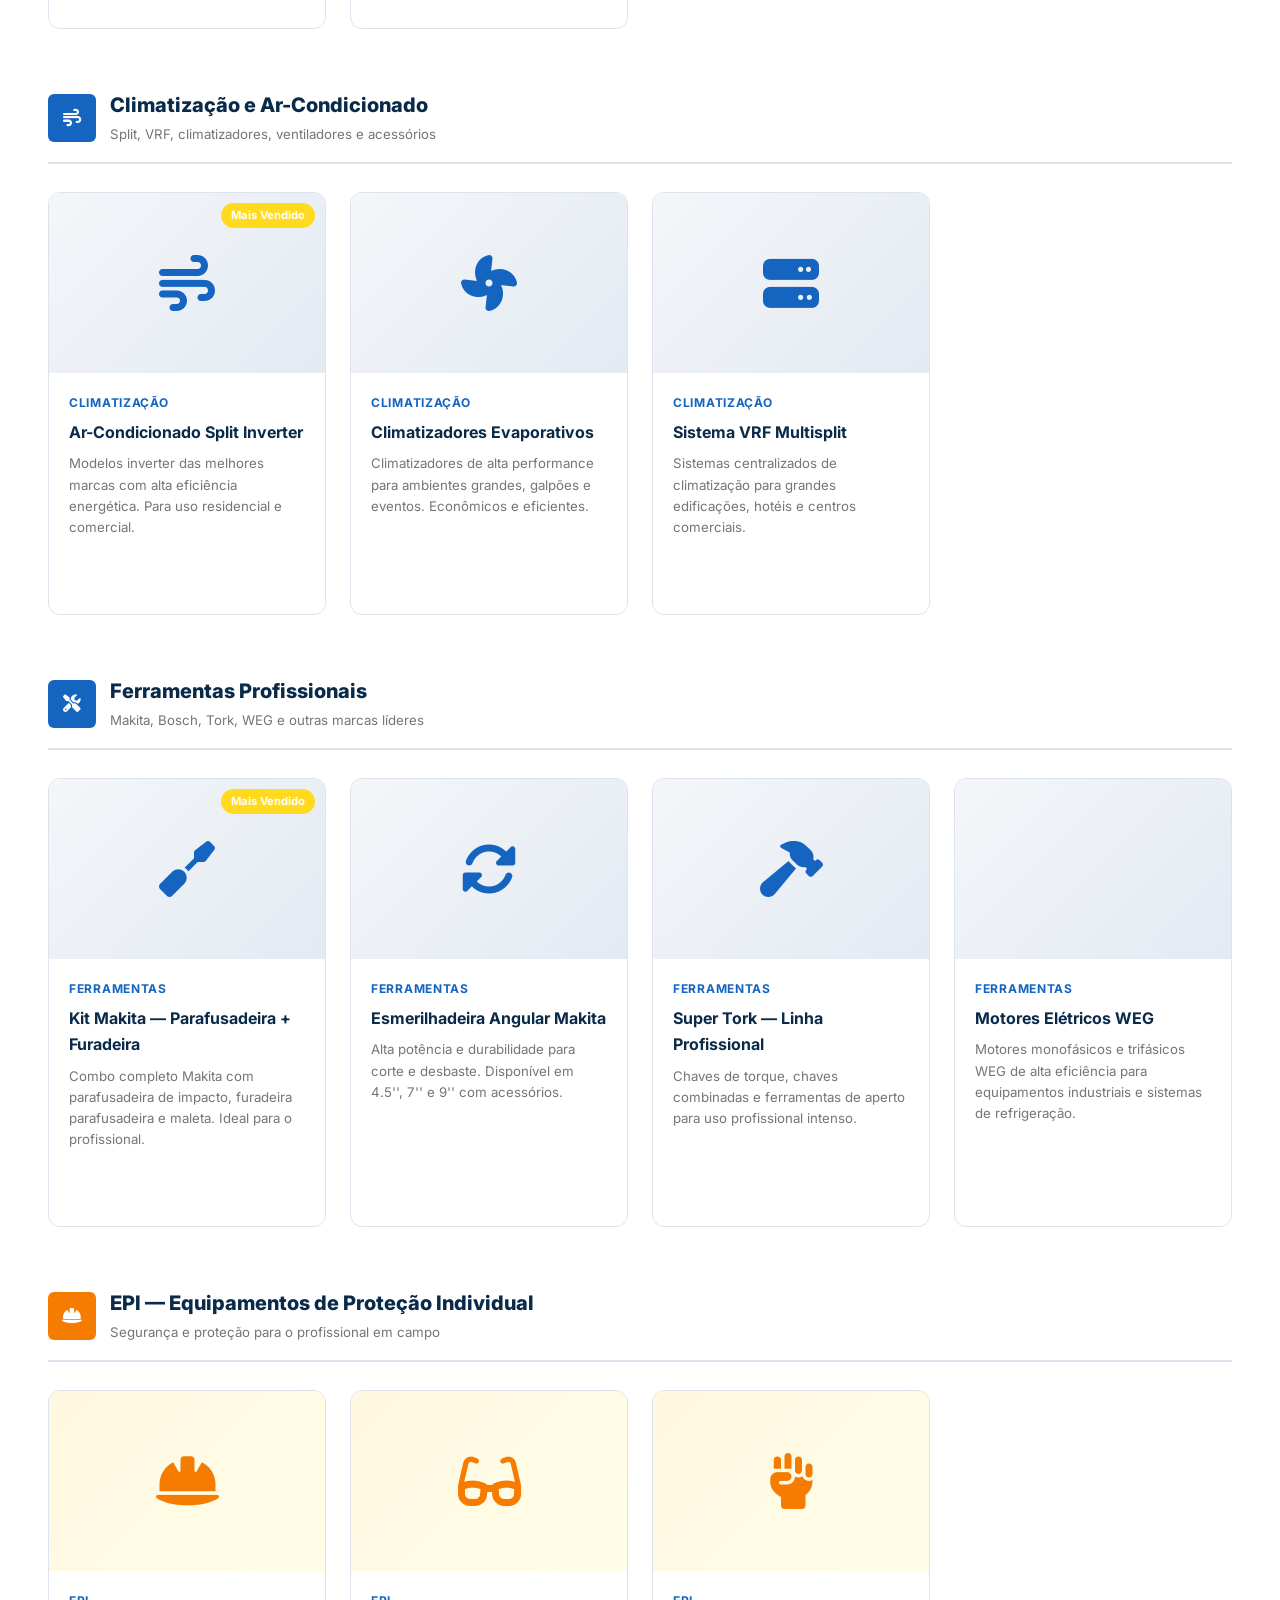
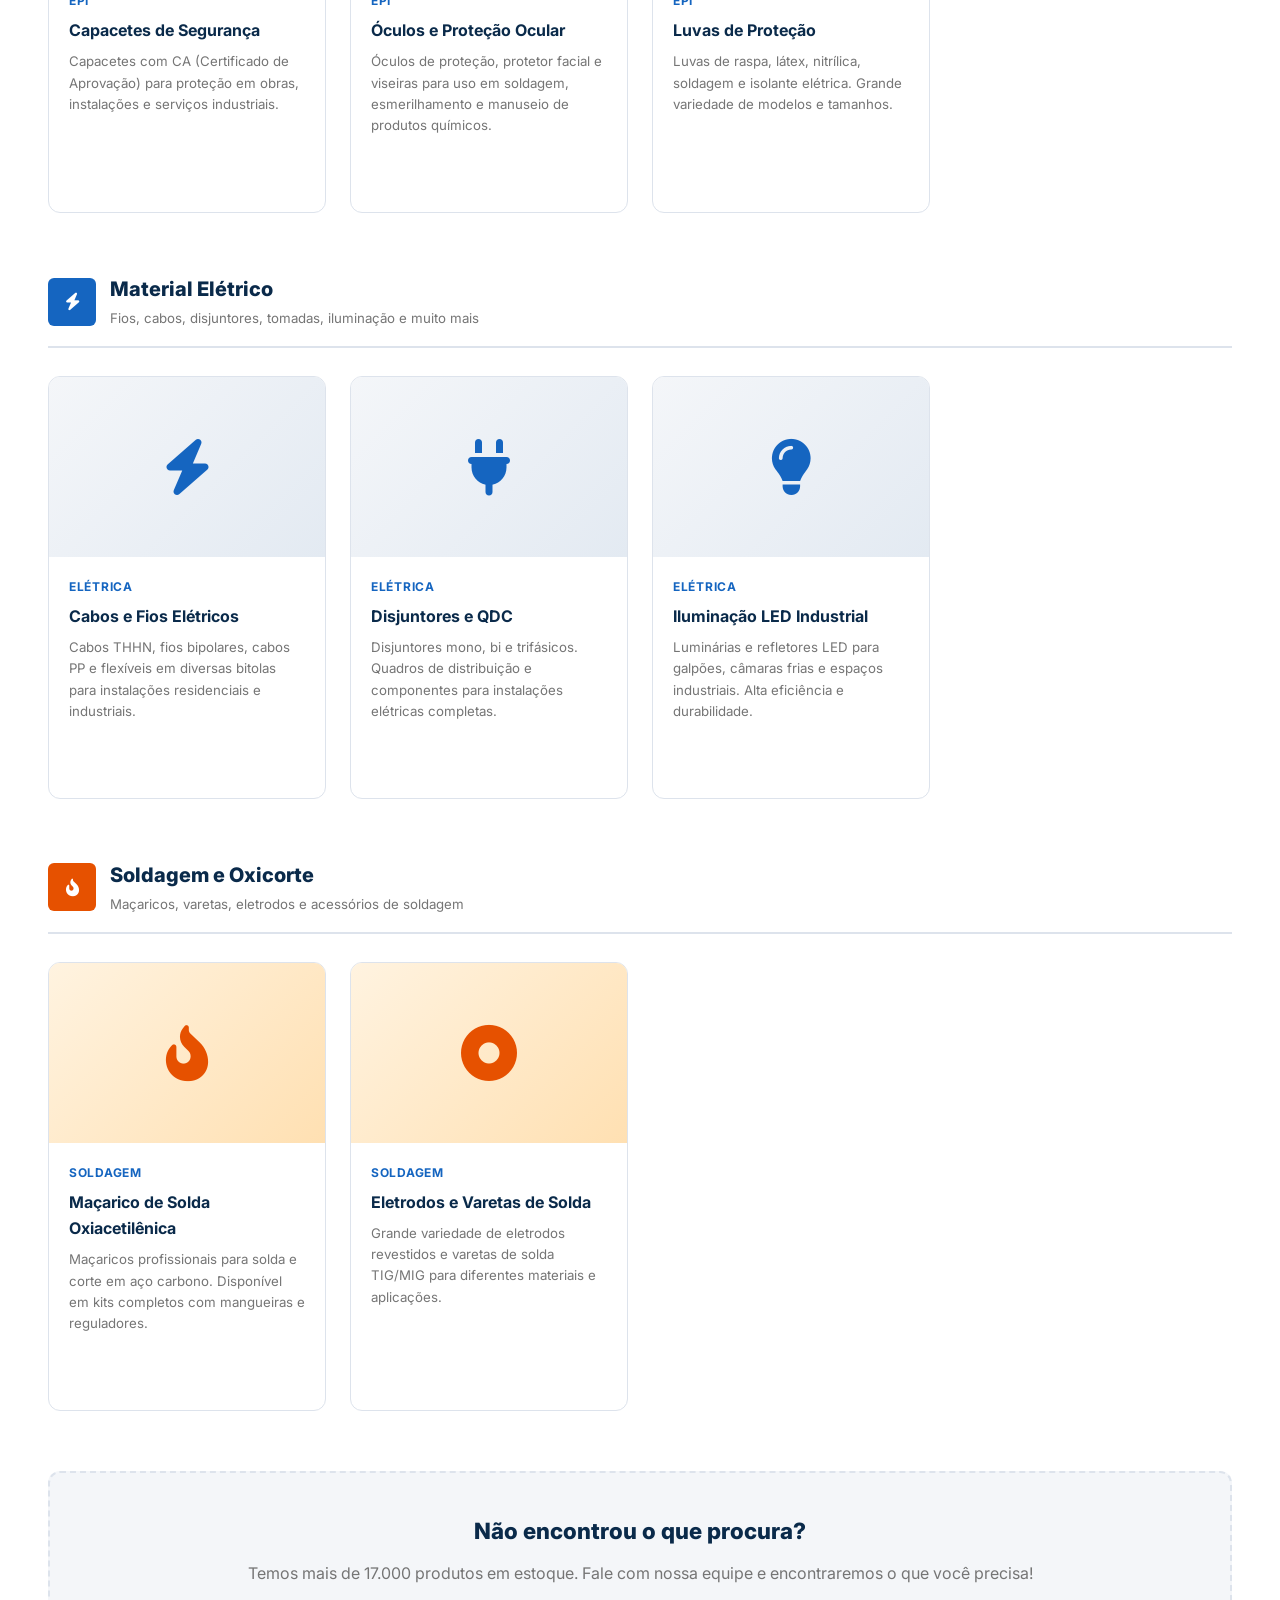
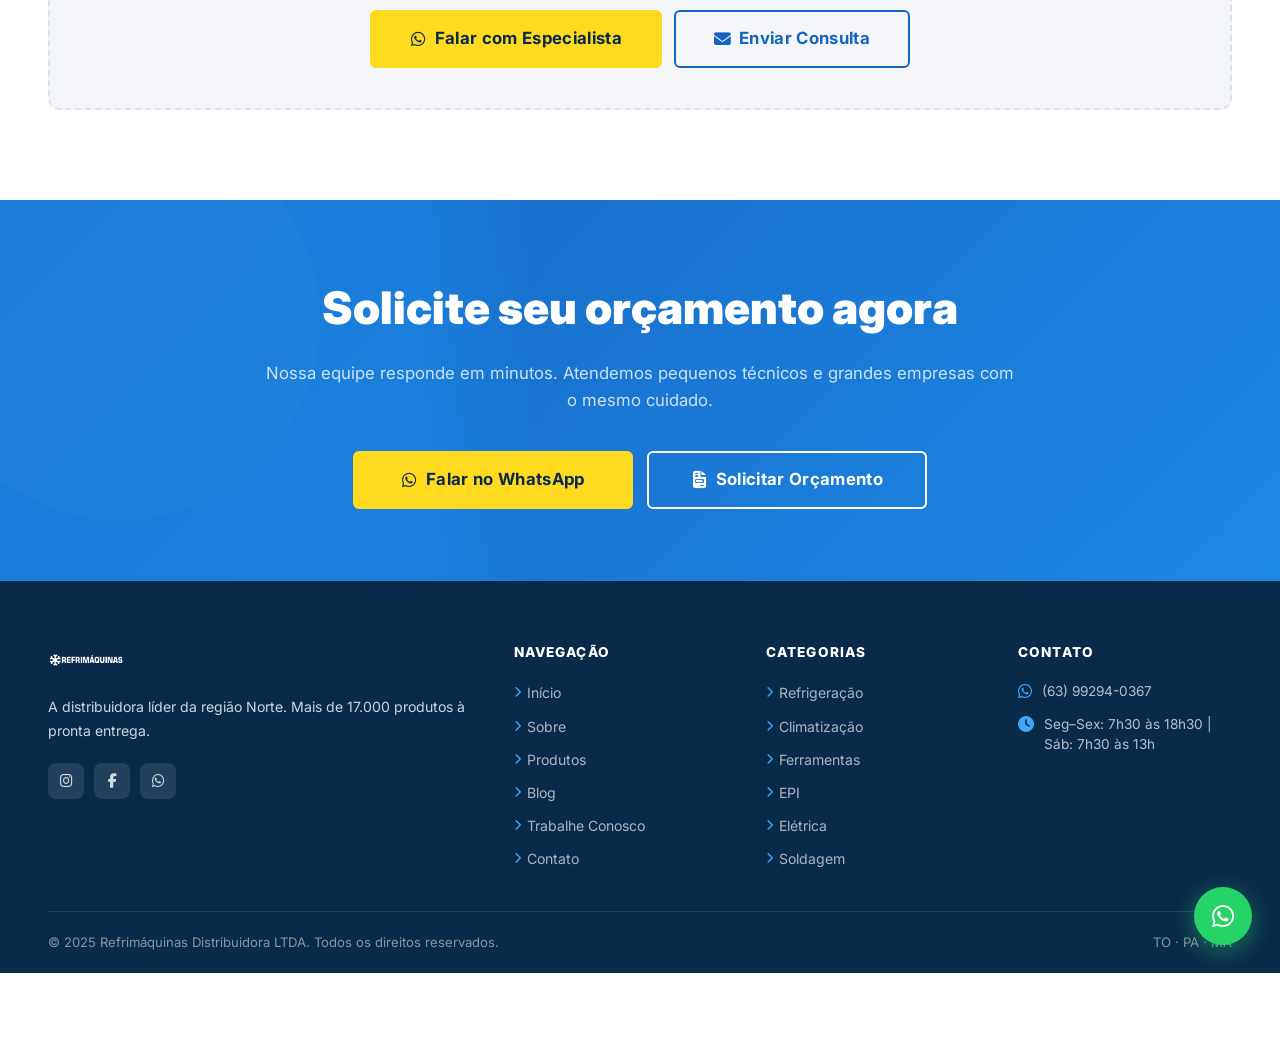
<file: produtos.html>
<!DOCTYPE html>
<html lang="pt-BR">
<head>
  <meta charset="UTF-8" />
  <meta name="viewport" content="width=device-width, initial-scale=1.0" />
  <meta name="description" content="Explore o catálogo completo da Refrimáquinas: compressores, gás refrigerante, climatização, ferramentas Makita e Bosch, EPI, elétrica, soldagem e muito mais." />
  <meta name="keywords" content="compressor refrigeração, gás R134a, R410a, ferramentas, Makita, Bosch, ar condicionado, EPI, elétrica, Araguaína" />
  <title>Produtos e Equipamentos | Refrimáquinas Distribuidora</title>
  <link rel="preconnect" href="https://fonts.googleapis.com" />
  <link rel="preconnect" href="https://fonts.gstatic.com" crossorigin />
  <link href="https://fonts.googleapis.com/css2?family=Inter:wght@400;500;600;700;800;900&display=swap" rel="stylesheet" />
  <link rel="stylesheet" href="https://cdn.jsdelivr.net/npm/@fortawesome/fontawesome-free@6.4.0/css/all.min.css" />
  <link rel="icon" type="image/png" href="favicon.png?v=2" />
  <link rel="apple-touch-icon" href="favicon.png?v=2" />
  <link rel="stylesheet" href="css/style.css" />
  <style>
    .filter-bar {
      display: flex; gap: 10px; flex-wrap: wrap; margin-bottom: 36px;
    }
    .filter-btn {
      padding: 9px 20px; border-radius: 100px;
      border: 2px solid var(--cinza-borda);
      background: var(--branco); color: var(--cinza-medio);
      font-size: .85rem; font-weight: 700;
      cursor: pointer; transition: all var(--transicao);
    }
    .filter-btn:hover { border-color: var(--azul-primario); color: var(--azul-primario); }
    .filter-btn.ativo {
      background: var(--azul-primario); border-color: var(--azul-primario);
      color: var(--branco);
    }
    .search-bar {
      display: flex; gap: 12px; margin-bottom: 28px;
    }
    .search-bar input {
      flex: 1; padding: 12px 18px;
      border: 1.5px solid var(--cinza-borda); border-radius: var(--radius-sm);
      font-size: .9rem; font-family: inherit; color: var(--cinza-escuro);
      transition: border-color var(--transicao);
    }
    .search-bar input:focus { outline: none; border-color: var(--azul-primario); }
    .search-bar button {
      padding: 12px 22px; background: var(--azul-primario); color: var(--branco);
      border: none; border-radius: var(--radius-sm);
      font-size: .9rem; font-weight: 700; cursor: pointer;
      transition: background var(--transicao);
    }
    .search-bar button:hover { background: var(--azul-medio); }
    .cat-section { margin-bottom: 60px; }
    .cat-section-header {
      display: flex; align-items: center; gap: 14px;
      margin-bottom: 28px; padding-bottom: 16px;
      border-bottom: 2px solid var(--cinza-borda);
    }
    .cat-section-icon {
      width: 48px; height: 48px;
      background: var(--azul-primario); border-radius: var(--radius-sm);
      display: flex; align-items: center; justify-content: center;
      color: var(--branco); font-size: 1.1rem; flex-shrink: 0;
    }
    .cat-section-title { font-size: 1.25rem; font-weight: 800; color: var(--azul-escuro); }
    .cat-section-sub { font-size: .83rem; color: var(--cinza-claro); margin-top: 2px; }

    @media (max-width: 768px) {
      .search-bar { flex-direction: column; }
      .search-bar button { width: 100%; }
      .cat-section-header { align-items: flex-start; }
    }

    @media (max-width: 640px) {
      .filter-btn {
        width: 100%;
        justify-content: center;
      }
      .cat-section-header {
        gap: 12px;
        margin-bottom: 20px;
      }
      .cat-section-title { font-size: 1.05rem; }
      .cat-section-sub { font-size: .8rem; }
    }
  </style>
</head>
<body>

<!-- ========== NAVBAR ========== -->
<nav class="navbar" role="navigation" aria-label="Menu principal">
  <div class="container">
    <div class="navbar-inner">
      <a href="index.html" class="navbar-logo">
        <img src="img/logo.png" alt="Refrimáquinas Distribuidora" class="navbar-logo-img" />
      </a>
      <ul class="navbar-menu">
        <li><a href="index.html">Início</a></li>
        <li><a href="sobre.html">Sobre</a></li>
        <li><a href="produtos.html" class="ativo">Produtos</a></li>
        <li><a href="blog.html">Blog</a></li>
        <li><a href="trabalhe-conosco.html">Trabalhe Conosco</a></li>
        <li><a href="contato.html">Contato</a></li>
      </ul>
      <div class="navbar-cta">
        <a href="https://wa.me/5563992940367" target="_blank" rel="noopener" class="btn btn-whatsapp btn-sm"><i class="fab fa-whatsapp"></i> WhatsApp</a>
      </div>
      <button class="navbar-toggle" aria-label="Abrir menu"><i class="fas fa-bars"></i></button>
    </div>
  </div>
  <nav class="mobile-menu">
    <a href="index.html">Início</a>
    <a href="sobre.html">Sobre</a>
    <a href="produtos.html" class="ativo">Produtos</a>
    <a href="blog.html">Blog</a>
    <a href="trabalhe-conosco.html">Trabalhe Conosco</a>
    <a href="contato.html">Contato</a>
    <div class="mobile-menu-cta"><a href="https://wa.me/5563992940367" target="_blank" rel="noopener" class="btn btn-whatsapp"><i class="fab fa-whatsapp"></i> WhatsApp</a></div>
  </nav>
</nav>

<!-- ========== PAGE HERO ========== -->
<header class="page-hero" aria-labelledby="page-title">
  <div class="container">
    <nav class="breadcrumb" aria-label="Localização">
      <a href="index.html">Início</a><i class="fas fa-chevron-right"></i><span>Produtos</span>
    </nav>
    <h1 class="page-hero-title" id="page-title">Nossos Produtos e Equipamentos</h1>
    <p class="page-hero-sub">+17.000 itens à pronta entrega — Refrigeração, Climatização, Ferramentas, EPI, Elétrica e mais</p>
  </div>
</header>

<!-- ========== CONTEÚDO PRINCIPAL ========== -->
<section class="section-padding" aria-label="Catálogo de produtos">
  <div class="container">

    <!-- Barra de busca -->
    <div class="search-bar">
      <input type="search" id="busca-produto" placeholder="Buscar produto, categoria ou marca..." aria-label="Buscar produto" />
      <button type="button" onclick="buscarProduto()"><i class="fas fa-search"></i> Buscar</button>
    </div>

    <!-- Filtros -->
    <nav class="filter-bar" aria-label="Filtrar por categoria">
      <button class="filter-btn ativo" data-filter="todos">Todos</button>
      <button class="filter-btn" data-filter="refrigeracao">Refrigeração</button>
      <button class="filter-btn" data-filter="climatizacao">Climatização</button>
      <button class="filter-btn" data-filter="ferramentas">Ferramentas</button>
      <button class="filter-btn" data-filter="epi">EPI</button>
      <button class="filter-btn" data-filter="eletrica">Elétrica</button>
      <button class="filter-btn" data-filter="soldagem">Soldagem</button>
      <button class="filter-btn" data-filter="pecas">Peças e Partes</button>
    </nav>

    <!-- ---- REFRIGERAÇÃO ---- -->
    <section class="cat-section" id="cat-refrigeracao" aria-labelledby="title-refrigeracao">
      <div class="cat-section-header">
        <div class="cat-section-icon"><i class="fas fa-snowflake"></i></div>
        <div>
          <div class="cat-section-title" id="title-refrigeracao">Refrigeração Comercial e Industrial</div>
          <div class="cat-section-sub">Compressores, gás refrigerante, tubulações, válvulas e acessórios</div>
        </div>
      </div>
      <div class="product-grid">
        <article class="product-card" data-cat="refrigeracao">
          <div class="product-card-img"><i class="fas fa-cog"></i><span class="product-card-badge">Mais Vendido</span></div>
          <div class="product-card-body">
            <div class="product-card-cat">Refrigeração</div>
            <div class="product-card-name">Compressor Hermético Embraco</div>
            <div class="product-card-desc">Compressor de alta eficiência para câmaras frias e refrigeração comercial. Diversas capacidades disponíveis.</div>
            <div class="product-card-footer">
              <a href="https://wa.me/5563992940367?text=Olá! Tenho interesse no Compressor Hermético Embraco. Gostaria de um orçamento." target="_blank" rel="noopener" class="btn btn-primario btn-sm"><i class="fab fa-whatsapp"></i> Orçamento</a>
            </div>
          </div>
        </article>

        <article class="product-card" data-cat="refrigeracao">
          <div class="product-card-img"><i class="fas fa-flask"></i></div>
          <div class="product-card-body">
            <div class="product-card-cat">Refrigeração</div>
            <div class="product-card-name">Gás Refrigerante R-134a</div>
            <div class="product-card-desc">Cilindros de gás R-134a para uso em sistemas de refrigeração automotiva e comercial. Qualidade certificada.</div>
            <div class="product-card-footer">
              <a href="https://wa.me/5563992940367?text=Preciso de Gás R-134a. Gostaria de orçamento e disponibilidade." target="_blank" rel="noopener" class="btn btn-primario btn-sm"><i class="fab fa-whatsapp"></i> Orçamento</a>
            </div>
          </div>
        </article>

        <article class="product-card" data-cat="refrigeracao">
          <div class="product-card-img"><i class="fas fa-temperature-low"></i><span class="product-card-badge">Novidade</span></div>
          <div class="product-card-body">
            <div class="product-card-cat">Refrigeração</div>
            <div class="product-card-name">Gás Refrigerante R-410A</div>
            <div class="product-card-desc">Para sistemas de ar-condicionado split e VRF. Alta pureza e rendimento superior nos sistemas de climatização.</div>
            <div class="product-card-footer">
              <a href="https://wa.me/5563992940367?text=Gostaria de orçamento para Gás R-410A." target="_blank" rel="noopener" class="btn btn-primario btn-sm"><i class="fab fa-whatsapp"></i> Orçamento</a>
            </div>
          </div>
        </article>

        <article class="product-card" data-cat="refrigeracao">
          <div class="product-card-img"><i class="fas fa-gauge-high"></i></div>
          <div class="product-card-body">
            <div class="product-card-cat">Refrigeração</div>
            <div class="product-card-name">Manifold Digital Smart Suryha</div>
            <div class="product-card-desc">Manifold digital de precisão para diagnóstico e manutenção de sistemas de refrigeração. Bluetooth integrado.</div>
            <div class="product-card-footer">
              <a href="https://wa.me/5563992940367?text=Interesse no Manifold Digital Smart Suryha. Pode me enviar orçamento?" target="_blank" rel="noopener" class="btn btn-primario btn-sm"><i class="fab fa-whatsapp"></i> Orçamento</a>
            </div>
          </div>
        </article>

        <article class="product-card" data-cat="refrigeracao">
          <div class="product-card-img"><i class="fas fa-pipe"></i></div>
          <div class="product-card-body">
            <div class="product-card-cat">Refrigeração</div>
            <div class="product-card-name">Tubulação de Cobre Frigorífica</div>
            <div class="product-card-desc">Tubos de cobre de alta qualidade para instalações frigoríficas. Diversas bitolas disponíveis em rolo e em bara.</div>
            <div class="product-card-footer">
              <a href="https://wa.me/5563992940367?text=Preciso de tubulação de cobre frigorífica. Quais bitolas têm disponíveis?" target="_blank" rel="noopener" class="btn btn-primario btn-sm"><i class="fab fa-whatsapp"></i> Orçamento</a>
            </div>
          </div>
        </article>

        <article class="product-card" data-cat="refrigeracao">
          <div class="product-card-img"><i class="fas fa-plug-circle-bolt"></i></div>
          <div class="product-card-body">
            <div class="product-card-cat">Refrigeração</div>
            <div class="product-card-name">Válvulas de Expansão Danfoss</div>
            <div class="product-card-desc">Válvulas termostáticas e eletrônicas Danfoss para controle preciso de sistemas de refrigeração.</div>
            <div class="product-card-footer">
              <a href="https://wa.me/5563992940367?text=Preciso de válvulas Danfoss. Pode me passar disponibilidade e preços?" target="_blank" rel="noopener" class="btn btn-primario btn-sm"><i class="fab fa-whatsapp"></i> Orçamento</a>
            </div>
          </div>
        </article>
      </div>
    </section>

    <!-- ---- CLIMATIZAÇÃO ---- -->
    <section class="cat-section" id="cat-climatizacao" aria-labelledby="title-climatizacao">
      <div class="cat-section-header">
        <div class="cat-section-icon"><i class="fas fa-wind"></i></div>
        <div>
          <div class="cat-section-title" id="title-climatizacao">Climatização e Ar-Condicionado</div>
          <div class="cat-section-sub">Split, VRF, climatizadores, ventiladores e acessórios</div>
        </div>
      </div>
      <div class="product-grid">
        <article class="product-card" data-cat="climatizacao">
          <div class="product-card-img"><i class="fas fa-wind"></i><span class="product-card-badge">Mais Vendido</span></div>
          <div class="product-card-body">
            <div class="product-card-cat">Climatização</div>
            <div class="product-card-name">Ar-Condicionado Split Inverter</div>
            <div class="product-card-desc">Modelos inverter das melhores marcas com alta eficiência energética. Para uso residencial e comercial.</div>
            <div class="product-card-footer">
              <a href="https://wa.me/5563992940367?text=Quero orçamento para Ar-Condicionado Split Inverter. Qual BTU precisa?" target="_blank" rel="noopener" class="btn btn-primario btn-sm"><i class="fab fa-whatsapp"></i> Orçamento</a>
            </div>
          </div>
        </article>

        <article class="product-card" data-cat="climatizacao">
          <div class="product-card-img"><i class="fas fa-fan"></i></div>
          <div class="product-card-body">
            <div class="product-card-cat">Climatização</div>
            <div class="product-card-name">Climatizadores Evaporativos</div>
            <div class="product-card-desc">Climatizadores de alta performance para ambientes grandes, galpões e eventos. Econômicos e eficientes.</div>
            <div class="product-card-footer">
              <a href="https://wa.me/5563992940367?text=Interesse em climatizadores evaporativos. Pode me enviar preços?" target="_blank" rel="noopener" class="btn btn-primario btn-sm"><i class="fab fa-whatsapp"></i> Orçamento</a>
            </div>
          </div>
        </article>

        <article class="product-card" data-cat="climatizacao">
          <div class="product-card-img"><i class="fas fa-server"></i></div>
          <div class="product-card-body">
            <div class="product-card-cat">Climatização</div>
            <div class="product-card-name">Sistema VRF Multisplit</div>
            <div class="product-card-desc">Sistemas centralizados de climatização para grandes edificações, hotéis e centros comerciais.</div>
            <div class="product-card-footer">
              <a href="https://wa.me/5563992940367?text=Preciso de projeto de sistema VRF. Pode me ajudar?" target="_blank" rel="noopener" class="btn btn-primario btn-sm"><i class="fab fa-whatsapp"></i> Orçamento</a>
            </div>
          </div>
        </article>
      </div>
    </section>

    <!-- ---- FERRAMENTAS ---- -->
    <section class="cat-section" id="cat-ferramentas" aria-labelledby="title-ferramentas">
      <div class="cat-section-header">
        <div class="cat-section-icon"><i class="fas fa-screwdriver-wrench"></i></div>
        <div>
          <div class="cat-section-title" id="title-ferramentas">Ferramentas Profissionais</div>
          <div class="cat-section-sub">Makita, Bosch, Tork, WEG e outras marcas líderes</div>
        </div>
      </div>
      <div class="product-grid">
        <article class="product-card" data-cat="ferramentas">
          <div class="product-card-img"><i class="fas fa-screwdriver"></i><span class="product-card-badge">Mais Vendido</span></div>
          <div class="product-card-body">
            <div class="product-card-cat">Ferramentas</div>
            <div class="product-card-name">Kit Makita — Parafusadeira + Furadeira</div>
            <div class="product-card-desc">Combo completo Makita com parafusadeira de impacto, furadeira parafusadeira e maleta. Ideal para o profissional.</div>
            <div class="product-card-footer">
              <a href="https://wa.me/5563992940367?text=Quero orçamento do Kit Makita Parafusadeira + Furadeira." target="_blank" rel="noopener" class="btn btn-primario btn-sm"><i class="fab fa-whatsapp"></i> Orçamento</a>
            </div>
          </div>
        </article>

        <article class="product-card" data-cat="ferramentas">
          <div class="product-card-img"><i class="fas fa-rotate"></i></div>
          <div class="product-card-body">
            <div class="product-card-cat">Ferramentas</div>
            <div class="product-card-name">Esmerilhadeira Angular Makita</div>
            <div class="product-card-desc">Alta potência e durabilidade para corte e desbaste. Disponível em 4.5'', 7'' e 9'' com acessórios.</div>
            <div class="product-card-footer">
              <a href="https://wa.me/5563992940367?text=Interesse em Esmerilhadeira Angular Makita. Quais modelos têm?" target="_blank" rel="noopener" class="btn btn-primario btn-sm"><i class="fab fa-whatsapp"></i> Orçamento</a>
            </div>
          </div>
        </article>

        <article class="product-card" data-cat="ferramentas">
          <div class="product-card-img"><i class="fas fa-hammer"></i></div>
          <div class="product-card-body">
            <div class="product-card-cat">Ferramentas</div>
            <div class="product-card-name">Super Tork — Linha Profissional</div>
            <div class="product-card-desc">Chaves de torque, chaves combinadas e ferramentas de aperto para uso profissional intenso.</div>
            <div class="product-card-footer">
              <a href="https://wa.me/5563992940367?text=Quero ver a linha Super Tork disponível. Pode me enviar o catálogo?" target="_blank" rel="noopener" class="btn btn-primario btn-sm"><i class="fab fa-whatsapp"></i> Orçamento</a>
            </div>
          </div>
        </article>

        <article class="product-card" data-cat="ferramentas">
          <div class="product-card-img"><i class="fas fa-engine"></i></div>
          <div class="product-card-body">
            <div class="product-card-cat">Ferramentas</div>
            <div class="product-card-name">Motores Elétricos WEG</div>
            <div class="product-card-desc">Motores monofásicos e trifásicos WEG de alta eficiência para equipamentos industriais e sistemas de refrigeração.</div>
            <div class="product-card-footer">
              <a href="https://wa.me/5563992940367?text=Preciso de motor elétrico WEG. Qual potência precisa?" target="_blank" rel="noopener" class="btn btn-primario btn-sm"><i class="fab fa-whatsapp"></i> Orçamento</a>
            </div>
          </div>
        </article>
      </div>
    </section>

    <!-- ---- EPI ---- -->
    <section class="cat-section" id="cat-epi" aria-labelledby="title-epi">
      <div class="cat-section-header">
        <div class="cat-section-icon" style="background:var(--laranja);"><i class="fas fa-hard-hat"></i></div>
        <div>
          <div class="cat-section-title" id="title-epi">EPI — Equipamentos de Proteção Individual</div>
          <div class="cat-section-sub">Segurança e proteção para o profissional em campo</div>
        </div>
      </div>
      <div class="product-grid">
        <article class="product-card" data-cat="epi">
          <div class="product-card-img" style="background:linear-gradient(135deg,#fff8e1,#fffde7);"><i class="fas fa-hard-hat" style="color:var(--laranja);"></i></div>
          <div class="product-card-body">
            <div class="product-card-cat">EPI</div>
            <div class="product-card-name">Capacetes de Segurança</div>
            <div class="product-card-desc">Capacetes com CA (Certificado de Aprovação) para proteção em obras, instalações e serviços industriais.</div>
            <div class="product-card-footer">
              <a href="https://wa.me/5563992940367?text=Preciso de capacetes de segurança. Tem disponível?" target="_blank" rel="noopener" class="btn btn-laranja btn-sm"><i class="fab fa-whatsapp"></i> Orçamento</a>
            </div>
          </div>
        </article>
        <article class="product-card" data-cat="epi">
          <div class="product-card-img" style="background:linear-gradient(135deg,#fff8e1,#fffde7);"><i class="fas fa-glasses" style="color:var(--laranja);"></i></div>
          <div class="product-card-body">
            <div class="product-card-cat">EPI</div>
            <div class="product-card-name">Óculos e Proteção Ocular</div>
            <div class="product-card-desc">Óculos de proteção, protetor facial e viseiras para uso em soldagem, esmerilhamento e manuseio de produtos químicos.</div>
            <div class="product-card-footer">
              <a href="https://wa.me/5563992940367?text=Quero orçamento para óculos de proteção e EPI ocular." target="_blank" rel="noopener" class="btn btn-laranja btn-sm"><i class="fab fa-whatsapp"></i> Orçamento</a>
            </div>
          </div>
        </article>
        <article class="product-card" data-cat="epi">
          <div class="product-card-img" style="background:linear-gradient(135deg,#fff8e1,#fffde7);"><i class="fas fa-hand-fist" style="color:var(--laranja);"></i></div>
          <div class="product-card-body">
            <div class="product-card-cat">EPI</div>
            <div class="product-card-name">Luvas de Proteção</div>
            <div class="product-card-desc">Luvas de raspa, látex, nitrílica, soldagem e isolante elétrica. Grande variedade de modelos e tamanhos.</div>
            <div class="product-card-footer">
              <a href="https://wa.me/5563992940367?text=Preciso de luvas de proteção. Quais modelos têm disponíveis?" target="_blank" rel="noopener" class="btn btn-laranja btn-sm"><i class="fab fa-whatsapp"></i> Orçamento</a>
            </div>
          </div>
        </article>
      </div>
    </section>

    <!-- ---- ELÉTRICA ---- -->
    <section class="cat-section" id="cat-eletrica" aria-labelledby="title-eletrica">
      <div class="cat-section-header">
        <div class="cat-section-icon" style="background:#1565c0;"><i class="fas fa-bolt"></i></div>
        <div>
          <div class="cat-section-title" id="title-eletrica">Material Elétrico</div>
          <div class="cat-section-sub">Fios, cabos, disjuntores, tomadas, iluminação e muito mais</div>
        </div>
      </div>
      <div class="product-grid">
        <article class="product-card" data-cat="eletrica">
          <div class="product-card-img"><i class="fas fa-bolt"></i></div>
          <div class="product-card-body">
            <div class="product-card-cat">Elétrica</div>
            <div class="product-card-name">Cabos e Fios Elétricos</div>
            <div class="product-card-desc">Cabos THHN, fios bipolares, cabos PP e flexíveis em diversas bitolas para instalações residenciais e industriais.</div>
            <div class="product-card-footer">
              <a href="https://wa.me/5563992940367?text=Preciso de cabos e fios elétricos. Quais bitolas e tipos têm?" target="_blank" rel="noopener" class="btn btn-primario btn-sm"><i class="fab fa-whatsapp"></i> Orçamento</a>
            </div>
          </div>
        </article>
        <article class="product-card" data-cat="eletrica">
          <div class="product-card-img"><i class="fas fa-plug"></i></div>
          <div class="product-card-body">
            <div class="product-card-cat">Elétrica</div>
            <div class="product-card-name">Disjuntores e QDC</div>
            <div class="product-card-desc">Disjuntores mono, bi e trifásicos. Quadros de distribuição e componentes para instalações elétricas completas.</div>
            <div class="product-card-footer">
              <a href="https://wa.me/5563992940367?text=Quero orçamento para disjuntores e QDC." target="_blank" rel="noopener" class="btn btn-primario btn-sm"><i class="fab fa-whatsapp"></i> Orçamento</a>
            </div>
          </div>
        </article>
        <article class="product-card" data-cat="eletrica">
          <div class="product-card-img"><i class="fas fa-lightbulb"></i></div>
          <div class="product-card-body">
            <div class="product-card-cat">Elétrica</div>
            <div class="product-card-name">Iluminação LED Industrial</div>
            <div class="product-card-desc">Luminárias e refletores LED para galpões, câmaras frias e espaços industriais. Alta eficiência e durabilidade.</div>
            <div class="product-card-footer">
              <a href="https://wa.me/5563992940367?text=Interesse em iluminação LED industrial. Pode me enviar opções?" target="_blank" rel="noopener" class="btn btn-primario btn-sm"><i class="fab fa-whatsapp"></i> Orçamento</a>
            </div>
          </div>
        </article>
      </div>
    </section>

    <!-- ---- SOLDAGEM ---- -->
    <section class="cat-section" id="cat-soldagem" aria-labelledby="title-soldagem">
      <div class="cat-section-header">
        <div class="cat-section-icon" style="background:#e65100;"><i class="fas fa-fire-flame-curved"></i></div>
        <div>
          <div class="cat-section-title" id="title-soldagem">Soldagem e Oxicorte</div>
          <div class="cat-section-sub">Maçaricos, varetas, eletrodos e acessórios de soldagem</div>
        </div>
      </div>
      <div class="product-grid">
        <article class="product-card" data-cat="soldagem">
          <div class="product-card-img" style="background:linear-gradient(135deg,#fff3e0,#ffe0b2);"><i class="fas fa-fire-flame-curved" style="color:#e65100;"></i></div>
          <div class="product-card-body">
            <div class="product-card-cat">Soldagem</div>
            <div class="product-card-name">Maçarico de Solda Oxiacetilênica</div>
            <div class="product-card-desc">Maçaricos profissionais para solda e corte em aço carbono. Disponível em kits completos com mangueiras e reguladores.</div>
            <div class="product-card-footer">
              <a href="https://wa.me/5563992940367?text=Interesse em maçarico de solda. Quais modelos e kits têm?" target="_blank" rel="noopener" class="btn btn-primario btn-sm"><i class="fab fa-whatsapp"></i> Orçamento</a>
            </div>
          </div>
        </article>
        <article class="product-card" data-cat="soldagem">
          <div class="product-card-img" style="background:linear-gradient(135deg,#fff3e0,#ffe0b2);"><i class="fas fa-circle-dot" style="color:#e65100;"></i></div>
          <div class="product-card-body">
            <div class="product-card-cat">Soldagem</div>
            <div class="product-card-name">Eletrodos e Varetas de Solda</div>
            <div class="product-card-desc">Grande variedade de eletrodos revestidos e varetas de solda TIG/MIG para diferentes materiais e aplicações.</div>
            <div class="product-card-footer">
              <a href="https://wa.me/5563992940367?text=Preciso de eletrodos e varetas de solda. Quais tipos têm?" target="_blank" rel="noopener" class="btn btn-primario btn-sm"><i class="fab fa-whatsapp"></i> Orçamento</a>
            </div>
          </div>
        </article>
      </div>
    </section>

    <!-- CTA ORÇAMENTO -->
    <div style="background:var(--cinza-bg);border-radius:var(--radius-md);padding:40px;text-align:center;border:2px dashed var(--cinza-borda);">
      <h3 style="font-size:1.4rem;font-weight:800;color:var(--azul-escuro);margin-bottom:10px;">Não encontrou o que procura?</h3>
      <p style="color:var(--cinza-claro);margin-bottom:24px;">Temos mais de 17.000 produtos em estoque. Fale com nossa equipe e encontraremos o que você precisa!</p>
      <div style="display:flex;justify-content:center;gap:12px;flex-wrap:wrap;">
        <a href="https://wa.me/5563992940367?text=Olá! Estou buscando um produto específico. Pode me ajudar?" target="_blank" rel="noopener" class="btn btn-laranja btn-lg"><i class="fab fa-whatsapp"></i> Falar com Especialista</a>
        <a href="contato.html" class="btn btn-outline-azul btn-lg"><i class="fas fa-envelope"></i> Enviar Consulta</a>
      </div>
    </div>

  </div>
</section>

<!-- ========== CTA BANNER ========== -->
<section class="cta-banner" aria-label="Chamada para ação">
  <div class="cta-banner-bg" aria-hidden="true">
      <video class="cta-banner-video" autoplay muted loop playsinline preload="auto">
        <source src="img/floco.mp4" type="video/mp4" />
        <source src="img/floco.mov" type="video/quicktime" />
      </video>
  </div>
  <div class="container">
    <div class="cta-banner-content">
    <p class="cta-banner-title">Solicite seu orçamento agora</p>
    <p class="cta-banner-sub">Nossa equipe responde em minutos. Atendemos pequenos técnicos e grandes empresas com o mesmo cuidado.</p>
    <div class="cta-banner-btns">
      <a href="https://wa.me/5563992940367" target="_blank" rel="noopener" class="btn btn-laranja btn-lg"><i class="fab fa-whatsapp"></i> Falar no WhatsApp</a>
      <a href="contato.html" class="btn btn-outline btn-lg"><i class="fas fa-file-invoice"></i> Solicitar Orçamento</a>
    </div>
    </div>
  </div>
</section>

<!-- ========== FOOTER ========== -->
<footer aria-label="Rodapé">
  <div class="footer-main">
    <div class="container">
      <div class="footer-grid">
        <div class="footer-brand">
          <div class="footer-logo"><img src="img/logo.png" alt="Refrimáquinas" style="height:38px;width:auto;filter:brightness(0) invert(1);" /></div>
          <p class="footer-desc">A distribuidora líder da região Norte. Mais de 17.000 produtos à pronta entrega.</p>
          <div class="footer-social">
            <a href="https://www.instagram.com/refrimaquinas.distribuidora/" target="_blank" rel="noopener" aria-label="Instagram"><i class="fab fa-instagram"></i></a>
            <a href="https://www.facebook.com/LojadoRefrigerista/" target="_blank" rel="noopener" aria-label="Facebook"><i class="fab fa-facebook-f"></i></a>
            <a href="https://wa.me/5563992940367" target="_blank" rel="noopener" aria-label="WhatsApp"><i class="fab fa-whatsapp"></i></a>
          </div>
        </div>
        <nav class="footer-col">
          <div class="footer-col-title">Navegação</div>
          <ul>
            <li><a href="index.html"><i class="fas fa-chevron-right"></i> Início</a></li>
            <li><a href="sobre.html"><i class="fas fa-chevron-right"></i> Sobre</a></li>
            <li><a href="produtos.html"><i class="fas fa-chevron-right"></i> Produtos</a></li>
            <li><a href="blog.html"><i class="fas fa-chevron-right"></i> Blog</a></li>
            <li><a href="trabalhe-conosco.html"><i class="fas fa-chevron-right"></i> Trabalhe Conosco</a></li>
            <li><a href="contato.html"><i class="fas fa-chevron-right"></i> Contato</a></li>
          </ul>
        </nav>
        <nav class="footer-col">
          <div class="footer-col-title">Categorias</div>
          <ul>
            <li><a href="#cat-refrigeracao"><i class="fas fa-chevron-right"></i> Refrigeração</a></li>
            <li><a href="#cat-climatizacao"><i class="fas fa-chevron-right"></i> Climatização</a></li>
            <li><a href="#cat-ferramentas"><i class="fas fa-chevron-right"></i> Ferramentas</a></li>
            <li><a href="#cat-epi"><i class="fas fa-chevron-right"></i> EPI</a></li>
            <li><a href="#cat-eletrica"><i class="fas fa-chevron-right"></i> Elétrica</a></li>
            <li><a href="#cat-soldagem"><i class="fas fa-chevron-right"></i> Soldagem</a></li>
          </ul>
        </nav>
        <address class="footer-col" style="font-style:normal">
          <div class="footer-col-title">Contato</div>
          <div class="footer-contact-list">

            <div class="footer-contact-item"><i class="fab fa-whatsapp"></i><span><a href="https://wa.me/5563992940367" target="_blank" rel="noopener">(63) 99294-0367</a></span></div>
            <div class="footer-contact-item"><i class="fas fa-clock"></i><span>Seg–Sex: 7h30 às 18h30 | Sáb: 7h30 às 13h</span></div>
          </div>
        </address>
      </div>
    </div>
  </div>
  <div class="container">
    <div class="footer-bottom">
      <p>© 2025 Refrimáquinas Distribuidora LTDA. Todos os direitos reservados.</p>
      <p>TO · PA · MA</p>
    </div>
  </div>
</footer>

<a href="https://wa.me/5563992940367" target="_blank" rel="noopener" class="whatsapp-float" aria-label="WhatsApp"><i class="fab fa-whatsapp"></i></a>
<button class="scroll-top" aria-label="Voltar ao topo"><i class="fas fa-chevron-up"></i></button>
<div class="toast" role="alert" aria-live="polite"></div>

<script src="js/main.js"></script>
<script>
  // Filtro por categoria
  document.querySelectorAll('.filter-btn').forEach(btn => {
    btn.addEventListener('click', () => {
      document.querySelectorAll('.filter-btn').forEach(b => b.classList.remove('ativo'));
      btn.classList.add('ativo');
      const filter = btn.getAttribute('data-filter');

      document.querySelectorAll('.cat-section').forEach(section => {
        if (filter === 'todos') {
          section.style.display = '';
        } else {
          const id = section.id;
          section.style.display = id === 'cat-' + filter ? '' : 'none';
        }
      });
    });
  });

  // Busca por produto
  function buscarProduto() {
    const termo = document.getElementById('busca-produto').value.toLowerCase().trim();
    if (!termo) {
      document.querySelectorAll('.product-card, .cat-section').forEach(el => el.style.display = '');
      return;
    }
    document.querySelectorAll('.product-card').forEach(card => {
      const texto = card.innerText.toLowerCase();
      card.style.display = texto.includes(termo) ? '' : 'none';
    });
    document.querySelectorAll('.cat-section').forEach(section => {
      const visibles = section.querySelectorAll('.product-card:not([style*="display: none"])');
      section.style.display = visibles.length === 0 ? 'none' : '';
    });
  }
  document.getElementById('busca-produto')?.addEventListener('keyup', e => { if(e.key === 'Enter') buscarProduto(); });

  // Ativar filtro via URL ?cat=
  const params = new URLSearchParams(window.location.search);
  const catParam = params.get('cat');
  if (catParam) {
    const matchBtn = document.querySelector(`.filter-btn[data-filter="${catParam}"]`);
    if (matchBtn) matchBtn.click();
  }
</script>
</body>
</html>
</file>
<file: css/style.css>
/* ============================================================
   REFRIMÁQUINAS DISTRIBUIDORA — Estilos Globais
   ============================================================ */

/* ---------- Variáveis de cor e tipografia ---------- */
:root {
  --azul-escuro:   #0a2a4a;
  --azul-medio:    #0d3d6e;
  --azul-primario: #1565c0;
  --azul-claro:    #1e88e5;
  --azul-acento:   #42a5f5;
  --amarelo:       #FFDA1F;
  --amarelo-claro: #FFDC33;
  --laranja:       #f57c00;
  --laranja-claro: #ffa726;
  --cinza-escuro:  #1e1e1e;
  --cinza-medio:   #444444;
  --cinza-claro:   #757575;
  --cinza-bg:      #f4f6f9;
  --cinza-borda:   #dde3ec;
  --branco:        #ffffff;
  --sombra-leve:   0 2px 16px rgba(0,0,0,.10);
  --sombra-media:  0 6px 30px rgba(0,0,0,.16);
  --radius-sm:     6px;
  --radius-md:     12px;
  --radius-lg:     20px;
  --transicao:     .28s ease;
  --fonte-principal: 'Inter', sans-serif;
  --container-max: 1600px;
  --section-space: clamp(64px, 7vw, 96px);
  --section-space-sm: clamp(40px, 5vw, 64px);
}

/* ---------- Reset e base ---------- */
*, *::before, *::after { box-sizing: border-box; margin: 0; padding: 0; }

html { scroll-behavior: smooth; font-size: 16px; }

body {
  font-family: var(--fonte-principal);
  color: var(--cinza-escuro);
  background: var(--branco);
  line-height: 1.65;
  -webkit-font-smoothing: antialiased;
  overflow-x: hidden;
  opacity: 1;
  transform: translateY(0);
}

body.page-is-leaving {
  pointer-events: none;
}

@keyframes pageFadeIn {
  from {
    opacity: 0;
    transform: translateY(10px);
  }
  to {
    opacity: 1;
    transform: translateY(0);
  }
}

@media (prefers-reduced-motion: no-preference) {
  body {
    animation: pageFadeIn .26s ease both;
  }

  body.page-is-leaving {
    animation: none;
    transition: opacity .18s ease, transform .18s ease;
    opacity: 0;
    transform: translateY(-8px);
  }
}

img, iframe, video, svg { max-width: 100%; height: auto; display: block; }
a  { text-decoration: none; color: inherit; }
ul { list-style: none; }
button { cursor: pointer; font-family: inherit; }

h1, h2, h3, .hero-title, .section-title, .page-hero-title, .cta-banner-title {
  text-wrap: balance;
}

p, .section-subtitle, .hero-desc, .depo-text, .footer-desc, .blog-card-desc,
.product-card-desc, .beneficio-desc, .valor-desc, .timeline-desc {
  overflow-wrap: anywhere;
}

/* ---------- Utilitários gerais ---------- */
.container {
  width: 100%;
  max-width: var(--container-max);
  margin: 0 auto;
  padding: 0 clamp(18px, 4vw, 48px);
}

.section-padding { padding: var(--section-space) 0; }
.section-padding-sm { padding: var(--section-space-sm) 0; }
.defer-render {
  content-visibility: auto;
  contain-intrinsic-size: 1px 900px;
}

.text-center { text-align: center; }
.text-white  { color: var(--branco); }

.badge {
  display: inline-block;
  background: var(--azul-primario);
  color: var(--branco);
  font-size: .75rem;
  font-weight: 700;
  letter-spacing: .08em;
  text-transform: uppercase;
  padding: 5px 14px;
  border-radius: 100px;
  margin-bottom: 12px;
}

.section-title {
  font-size: clamp(1.7rem, 3vw, 2.5rem);
  font-weight: 800;
  line-height: 1.2;
  color: var(--azul-escuro);
  margin-bottom: 16px;
}

.section-subtitle {
  font-size: 1.05rem;
  color: var(--cinza-claro);
  max-width: 600px;
  margin: 0 auto 48px;
}

.divider {
  width: 60px;
  height: 4px;
  background: var(--azul-primario);
  border-radius: 4px;
  margin: 16px auto 32px;
}
.divider-left { margin-left: 0; }

/* ---------- Botões ---------- */
.btn {
  display: inline-flex;
  align-items: center;
  justify-content: center;
  gap: 8px;
  padding: 13px 30px;
  border-radius: var(--radius-sm);
  font-size: .95rem;
  font-weight: 700;
  letter-spacing: .02em;
  line-height: 1.3;
  text-align: center;
  transition: all var(--transicao);
  border: 2px solid transparent;
  white-space: normal;
}

.btn-primario {
  background: var(--azul-primario);
  color: var(--branco);
  border-color: var(--azul-primario);
}
.btn-primario:hover {
  background: var(--azul-medio);
  border-color: var(--azul-medio);
  transform: translateY(-2px);
  box-shadow: 0 6px 20px rgba(21,101,192,.35);
}

.btn-laranja {
  background: var(--amarelo);
  color: var(--azul-escuro);
  border-color: var(--amarelo);
  font-weight: 700;
}
.btn-laranja:hover {
  background: var(--amarelo-claro);
  border-color: var(--amarelo-claro);
  color: var(--azul-escuro);
  transform: translateY(-2px);
  box-shadow: 0 6px 20px rgba(255, 218, 31, .4);
}

/* Botão WhatsApp verde */
.btn-whatsapp {
  background: #25d366;
  color: var(--branco);
  border-color: #25d366;
}
.btn-whatsapp:hover {
  background: #1ebe5d;
  border-color: #1ebe5d;
  transform: translateY(-2px);
  box-shadow: 0 6px 20px rgba(37,211,102,.45);
}

.btn-outline {
  background: transparent;
  color: var(--branco);
  border-color: var(--branco);
}
.btn-outline:hover {
  background: var(--branco);
  color: var(--azul-primario);
  transform: translateY(-2px);
}

.btn-outline-azul {
  background: transparent;
  color: var(--azul-primario);
  border-color: var(--azul-primario);
}
.btn-outline-azul:hover {
  background: var(--azul-primario);
  color: var(--branco);
  transform: translateY(-2px);
}

.btn-lg { padding: 16px 38px; font-size: 1.05rem; }
.btn-sm { padding: 9px 20px; font-size: .85rem; }

/* ---------- Centralizacao de icones ---------- */
.btn > i,
.navbar-toggle > i,
.logo-icon > i,
.hero-icon-card > i,
.cat-icon > i,
.dif-icon > i,
.contact-info-icon > i,
.valor-icon > i,
.beneficio-icon > i,
.team-card-icon > i,
.blog-card-img > i,
.whatsapp-float > i,
.scroll-top > i,
.structure-video-play > i,
.feature-list-item > div:first-child > i,
.culture-highlight-item > div:first-child > i,
.store-card-badge > i,
.store-card-row > i {
  display: inline-flex;
  align-items: center;
  justify-content: center;
  width: 1em;
  height: 1em;
  line-height: 1;
}

/* ---------- Navbar ---------- */
.navbar {
  position: fixed;
  top: 0; left: 0; right: 0;
  z-index: 1000;
  background: var(--branco);
  border-bottom: 1px solid var(--cinza-borda);
  transition: box-shadow var(--transicao);
}
.navbar.scrolled { box-shadow: 0 4px 24px rgba(0,0,0,.12); }

.navbar-inner {
  display: flex;
  align-items: center;
  justify-content: space-between;
  min-height: 118px;
  gap: 24px;
}

.navbar-logo {
  display: flex;
  align-items: center;
  gap: 10px;
  font-size: 1.35rem;
  font-weight: 800;
  color: var(--azul-escuro);
  flex-shrink: 0;
}
.navbar-logo span { color: var(--azul-primario); }
.logo-icon {
  width: 40px; height: 40px;
  background: var(--azul-primario);
  border-radius: 8px;
  display: flex; align-items: center; justify-content: center;
  color: var(--branco);
  font-size: 1.2rem;
}
/* Logo PNG na navbar */
.navbar-logo-img {
  height: clamp(76px, 8vw, 112px);
  width: auto;
  max-width: clamp(240px, 26vw, 430px);
  object-fit: contain;
  display: block;
}
a.navbar-logo {
  padding: 0;
}

.navbar-menu {
  display: flex;
  align-items: center;
  gap: 4px;
}
.navbar-menu a {
  font-size: .9rem;
  font-weight: 600;
  color: var(--cinza-medio);
  padding: 8px 14px;
  border-radius: var(--radius-sm);
  transition: all var(--transicao);
}
.navbar-menu a:hover,
.navbar-menu a.ativo {
  color: var(--azul-primario);
  background: rgba(21,101,192,.07);
}

.navbar-cta { display: flex; align-items: center; gap: 14px; }

.navbar-cta .btn-whatsapp {
  padding: 14px 30px;
  min-height: 52px;
  font-size: 1rem;
  border-radius: 12px;
  box-shadow: 0 10px 24px rgba(37, 211, 102, .18);
}

.navbar-cta .btn-whatsapp i {
  font-size: 1.05rem;
}

.navbar-toggle {
  display: none;
  background: none;
  border: none;
  font-size: 1.5rem;
  color: var(--azul-escuro);
  padding: 4px;
}

/* Mobile menu */
.mobile-menu {
  display: none;
  flex-direction: column;
  background: var(--branco);
  border-top: 1px solid var(--cinza-borda);
  padding: 12px 20px 20px;
  gap: 4px;
  box-shadow: 0 18px 35px rgba(10, 42, 74, .08);
}
.mobile-menu.aberto { display: flex; }
.mobile-menu a {
  font-size: .95rem;
  font-weight: 600;
  color: var(--cinza-medio);
  padding: 11px 14px;
  border-radius: var(--radius-sm);
  transition: all var(--transicao);
}
.mobile-menu a:hover,
.mobile-menu a.ativo {
  background: rgba(21,101,192,.08);
  color: var(--azul-primario);
}
.mobile-menu-cta { margin-top: 8px; display: flex; flex-direction: column; gap: 8px; }

/* ---------- Hero ---------- */
.hero {
  min-height: min(960px, 100svh);
  /* Overlay azul com opacidade sobre a imagem fornecida */
  background: linear-gradient(135deg, rgba(10, 42, 74, 0.82) 0%, rgba(13, 61, 110, 0.82) 55%, rgba(21, 101, 192, 0.82) 100%),
              url('../img/hero-bg.jpg') center/cover no-repeat;
  background-attachment: scroll;
  display: flex;
  align-items: center;
  position: relative;
  overflow: hidden;
  padding-top: clamp(88px, 10vw, 120px);
  padding-bottom: clamp(48px, 8vw, 84px);
}
.hero::before {
  content: '';
  position: absolute;
  inset: 0;
  background: url("data:image/svg+xml,%3Csvg width='60' height='60' viewBox='0 0 60 60' xmlns='http://www.w3.org/2000/svg'%3E%3Cg fill='none' fill-rule='evenodd'%3E%3Cg fill='%23ffffff' fill-opacity='0.03'%3E%3Ccircle cx='30' cy='30' r='2'/%3E%3C/g%3E%3C/g%3E%3C/svg%3E");
  pointer-events: none;
}
.hero::after {
  content: '';
  position: absolute;
  right: -120px; bottom: -120px;
  width: 600px; height: 600px;
  background: rgba(255,255,255,.03);
  border-radius: 50%;
  pointer-events: none;
}

.hero-content { position: relative; z-index: 2; max-width: min(720px, 100%); }
.hero-badge {
  display: inline-flex; align-items: center; gap: 8px;
  background: rgba(255,255,255,.12);
  border: 1px solid rgba(255,255,255,.25);
  color: var(--branco);
  font-size: .8rem;
  font-weight: 700;
  letter-spacing: .1em;
  text-transform: uppercase;
  padding: 7px 16px;
  border-radius: 100px;
  margin-bottom: 24px;
  max-width: 100%;
  flex-wrap: wrap;
  line-height: 1.45;
}
.hero-badge i { color: var(--amarelo-claro); }

.hero-title {
  font-size: clamp(2.2rem, 5vw, 3.8rem);
  font-weight: 900;
  color: var(--branco);
  line-height: 1.05;
  margin-bottom: 20px;
}
.hero-title-line { display: block; }
.hero-title-highlight { color: var(--amarelo-claro); }

.hero-desc {
  font-size: 1.1rem;
  color: rgba(255,255,255,.82);
  margin-bottom: 36px;
  line-height: 1.7;
}

.hero-cta { display: flex; align-items: center; gap: 14px; flex-wrap: wrap; }
.hero-cta .btn { min-width: min(100%, 220px); }

.hero-stats {
  display: flex;
  gap: clamp(20px, 4vw, 40px);
  margin-top: 48px;
  flex-wrap: wrap;
}
.hero-stat { min-width: 140px; }
.hero-stat-num {
  font-size: 2rem;
  font-weight: 900;
  color: var(--branco);
  line-height: 1;
}
.hero-stat-num span { color: var(--amarelo-claro); }
.hero-stat-label {
  font-size: .78rem;
  color: rgba(255,255,255,.65);
  text-transform: uppercase;
  letter-spacing: .06em;
  margin-top: 4px;
}

/* Floating icons hero */
.hero-visual {
  position: absolute;
  right: 5%; top: 50%;
  transform: translateY(-50%);
  width: 420px;
  height: 420px;
  pointer-events: none;
  display: grid;
  grid-template-columns: repeat(3, 1fr);
  gap: 16px;
  align-items: center;
  justify-items: center;
}
.hero-icon-card {
  background: rgba(255,255,255,.08);
  border: 1px solid rgba(255,255,255,.15);
  border-radius: var(--radius-md);
  padding: 20px;
  text-align: center;
  color: var(--branco);
  backdrop-filter: blur(6px);
  animation: float 4s ease-in-out infinite;
}
.hero-icon-card:nth-child(2) { animation-delay: .7s; }
.hero-icon-card:nth-child(3) { animation-delay: 1.4s; }
.hero-icon-card:nth-child(4) { animation-delay: 2.1s; }
.hero-icon-card:nth-child(5) { animation-delay: .35s; }
.hero-icon-card:nth-child(6) { animation-delay: 1.75s; }
.hero-icon-card i { font-size: 2rem; margin-bottom: 6px; color: var(--azul-acento); }
.hero-icon-card p { font-size: .7rem; font-weight: 600; }

@keyframes float {
  0%, 100% { transform: translateY(0); }
  50%       { transform: translateY(-10px); }
}

/* ---------- Benefícios strip ---------- */
.benefits-strip {
  background: var(--azul-primario);
  padding: 20px 0;
}
.benefits-strip-inner {
  display: flex;
  align-items: center;
  justify-content: center;
  gap: clamp(20px, 4vw, 40px);
  flex-wrap: wrap;
}
.benefit-item {
  display: flex; align-items: center; gap: 10px;
  color: var(--branco);
  font-size: .9rem; font-weight: 600;
  text-align: center;
}
.benefit-item i { font-size: 1.2rem; color: var(--amarelo-claro); }

/* ---------- Seção categorias ---------- */
.cats-grid {
  display: grid;
  grid-template-columns: repeat(4, 1fr);
  gap: clamp(18px, 2vw, 24px);
}

.cat-card {
  background: var(--branco);
  border: 1px solid var(--cinza-borda);
  border-radius: var(--radius-md);
  padding: 28px 20px;
  text-align: center;
  transition: all var(--transicao);
  cursor: pointer;
}
.cat-card:hover {
  border-color: var(--azul-primario);
  transform: translateY(-5px);
  box-shadow: var(--sombra-media);
}
.cat-card:hover .cat-icon { background: var(--azul-primario); color: var(--branco); }
.cat-icon {
  width: 64px; height: 64px;
  background: rgba(21,101,192,.1);
  color: var(--azul-primario);
  border-radius: var(--radius-md);
  display: flex; align-items: center; justify-content: center;
  font-size: 1.6rem;
  margin: 0 auto 16px;
  transition: all var(--transicao);
}
.cat-name {
  font-size: .95rem;
  font-weight: 700;
  color: var(--azul-escuro);
  margin-bottom: 6px;
}
.cat-count {
  font-size: .78rem;
  color: var(--cinza-claro);
}

/* ---------- Diferenciais ---------- */
.diferenciais-bg { background: var(--cinza-bg); }
.brands-section { background: var(--branco); }

.dif-grid {
  display: grid;
  grid-template-columns: repeat(4, 1fr);
  gap: clamp(18px, 2vw, 24px);
}
.dif-card {
  background: var(--branco);
  border-radius: var(--radius-md);
  padding: 32px 24px;
  box-shadow: var(--sombra-leve);
  transition: all var(--transicao);
  display: flex;
  flex-direction: column;
  align-items: center;
  text-align: center;
}
.dif-card:hover {
  transform: translateY(-4px);
  box-shadow: var(--sombra-media);
}
.dif-icon {
  width: 56px; height: 56px;
  background: linear-gradient(135deg, var(--azul-primario), var(--azul-claro));
  border-radius: var(--radius-sm);
  display: flex; align-items: center; justify-content: center;
  color: var(--branco);
  font-size: 1.4rem;
  margin: 0 auto 18px;
}
.dif-title { font-size: 1rem; font-weight: 700; color: var(--azul-escuro); margin-bottom: 8px; }
.dif-desc  { font-size: .88rem; color: var(--cinza-claro); line-height: 1.6; margin: 0 auto; max-width: 30ch; }

/* ---------- Marcas ---------- */
.brands-grid {
  display: flex;
  align-items: center;
  justify-content: center;
  gap: 16px;
  flex-wrap: wrap;
  margin-top: 40px;
}
.brand-item {
  background: var(--cinza-bg);
  border: 1px solid var(--cinza-borda);
  border-radius: var(--radius-sm);
  padding: 16px 28px;
  font-size: .9rem;
  font-weight: 800;
  color: var(--cinza-medio);
  letter-spacing: .04em;
  transition: all var(--transicao);
  text-transform: uppercase;
}
.brand-item:hover {
  background: var(--azul-primario);
  color: var(--branco);
  border-color: var(--azul-primario);
  transform: scale(1.04);
}

/* ---------- Depoimentos ---------- */
.depo-grid {
  display: grid;
  grid-template-columns: repeat(3, 1fr);
  gap: clamp(18px, 2vw, 24px);
}
.depo-card {
  background: var(--branco);
  border-radius: var(--radius-md);
  padding: 28px;
  box-shadow: var(--sombra-leve);
  border-left: 4px solid var(--azul-primario);
  transition: all var(--transicao);
}
.depo-card:hover { transform: translateY(-4px); box-shadow: var(--sombra-media); }
.depo-stars {
  color: #ffc107;
  font-size: .9rem;
  margin-bottom: 12px;
  display: flex;
  align-items: center;
  justify-content: center;
  gap: 2px;
}
.depo-stars > i {
  display: inline-flex;
  align-items: center;
  justify-content: center;
  width: 1em;
  height: 1em;
  line-height: 1;
}
.depo-text {
  font-size: .9rem;
  color: var(--cinza-medio);
  line-height: 1.7;
  font-style: italic;
  margin-bottom: 18px;
}
.depo-autor { display: flex; align-items: center; gap: 12px; }
.depo-avatar {
  width: 44px; height: 44px;
  background: linear-gradient(135deg, var(--azul-primario), var(--azul-claro));
  border-radius: 50%;
  display: flex; align-items: center; justify-content: center;
  color: var(--branco); font-weight: 700; font-size: .95rem;
}
.depo-nome  { font-size: .9rem; font-weight: 700; color: var(--azul-escuro); }
.depo-cargo { font-size: .78rem; color: var(--cinza-claro); }

/* ---------- CTA Banner ---------- */
.cta-banner {
  background: linear-gradient(135deg, var(--azul-primario) 0%, var(--azul-claro) 100%);
  padding: 72px 0;
  text-align: center;
  position: relative;
  overflow: hidden;
  isolation: isolate;
}
.cta-banner-bg {
  position: absolute;
  inset: 0 auto 0 0;
  width: clamp(240px, 42vw, 560px);
  z-index: 0;
  overflow: hidden;
  pointer-events: none;
  -webkit-mask-image: linear-gradient(90deg, #000 0%, #000 78%, transparent 100%);
  mask-image: linear-gradient(90deg, #000 0%, #000 78%, transparent 100%);
}
.cta-banner-bg::after {
  content: '';
  position: absolute;
  inset: 0;
  background: rgba(30, 136, 229, .58);
}
.cta-banner-video {
  width: 100%;
  height: 100%;
  object-fit: cover;
  object-position: left center;
  opacity: .26;
  filter: saturate(.75) brightness(.95);
}
.cta-banner .container {
  position: relative;
  z-index: 2;
}
.cta-banner-content {
  width: 100%;
  max-width: 920px;
  margin: 0 auto;
  padding-inline: clamp(0px, 2vw, 20px);
}
.cta-banner::before {
  content: '';
  position: absolute;
  left: -80px; top: -80px;
  width: 400px; height: 400px;
  background: rgba(255,255,255,.04);
  border-radius: 50%;
}
.cta-banner-title {
  font-size: clamp(1.8rem, 3.5vw, 3rem);
  font-weight: 900;
  color: var(--branco);
  margin-bottom: 14px;
}
.cta-banner-sub {
  font-size: 1.05rem;
  color: rgba(255,255,255,.78);
  max-width: 760px;
  margin-left: auto;
  margin-right: auto;
  margin-bottom: 36px;
}
.cta-banner-btns {
  display: flex;
  justify-content: center;
  align-items: center;
  gap: 14px;
  flex-wrap: wrap;
}
.cta-banner-btns .btn {
  flex: 0 0 auto;
  min-width: min(100%, 280px);
  max-width: 100%;
}

/* ---------- Footer ---------- */
footer {
  background: var(--azul-escuro);
  color: rgba(255,255,255,.8);
}
.footer-main { padding: 60px 0 40px; }
.footer-grid {
  display: grid;
  grid-template-columns: 2fr 1fr 1fr 1fr;
  gap: clamp(24px, 3vw, 40px);
}
.footer-brand {}
.footer-logo {
  display: flex; align-items: center; gap: 10px;
  font-size: 1.25rem; font-weight: 800; color: var(--branco);
  margin-bottom: 16px;
}
.footer-logo span { color: var(--azul-acento); }
.footer-desc { font-size: .88rem; line-height: 1.7; margin-bottom: 20px; }
.footer-social { display: flex; gap: 10px; }
.footer-social a {
  width: 36px; height: 36px;
  background: rgba(255,255,255,.1);
  border-radius: 8px;
  display: flex; align-items: center; justify-content: center;
  font-size: .9rem;
  color: rgba(255,255,255,.8);
  transition: all var(--transicao);
}
.footer-social a:hover { background: var(--azul-primario); color: var(--branco); }

.footer-col-title {
  font-size: .85rem;
  font-weight: 800;
  text-transform: uppercase;
  letter-spacing: .08em;
  color: var(--branco);
  margin-bottom: 18px;
}
.footer-col ul li + li { margin-top: 10px; }
.footer-col ul li a {
  font-size: .88rem;
  color: rgba(255,255,255,.65);
  transition: color var(--transicao);
  display: flex; align-items: center; gap: 6px;
}
.footer-col ul li a:hover { color: var(--azul-acento); }
.footer-col ul li a i { font-size: .7rem; color: var(--azul-acento); }

.footer-contact-list { display: flex; flex-direction: column; gap: 12px; }
.footer-contact-item { display: flex; align-items: flex-start; gap: 10px; }
.footer-contact-item i { color: var(--azul-acento); margin-top: 2px; flex-shrink: 0; }
.footer-contact-item span { font-size: .85rem; color: rgba(255,255,255,.7); line-height: 1.5; }

.footer-bottom {
  border-top: 1px solid rgba(255,255,255,.1);
  padding: 20px 0;
  display: flex;
  align-items: center;
  justify-content: space-between;
  flex-wrap: wrap;
  gap: 10px;
}
.footer-bottom p { font-size: .82rem; color: rgba(255,255,255,.5); }

/* ---------- WhatsApp flutuante ---------- */
.whatsapp-float {
  position: fixed;
  bottom: 28px; right: 28px;
  z-index: 999;
  width: 58px; height: 58px;
  background: #25d366;
  border-radius: 50%;
  display: flex; align-items: center; justify-content: center;
  color: var(--branco);
  font-size: 1.6rem;
  box-shadow: 0 6px 24px rgba(37,211,102,.45);
  transition: all var(--transicao);
  animation: pulseWA 2.5s infinite;
}
.whatsapp-float:hover {
  background: #1ebe5d;
  transform: scale(1.12);
  box-shadow: 0 8px 30px rgba(37,211,102,.6);
}
@keyframes pulseWA {
  0%, 100% { box-shadow: 0 6px 24px rgba(37,211,102,.45); }
  50%       { box-shadow: 0 6px 36px rgba(37,211,102,.7), 0 0 0 10px rgba(37,211,102,.12); }
}

/* ---------- Page hero interno ---------- */
.page-hero {
  background: linear-gradient(135deg, var(--azul-escuro) 0%, var(--azul-medio) 100%);
  padding: clamp(120px, 14vw, 152px) 0 clamp(56px, 6vw, 80px);
  text-align: center;
  position: relative;
  overflow: hidden;
}
.page-hero > .container { position: relative; z-index: 2; }
.page-hero--sobre {
  background:
    linear-gradient(135deg, rgba(10, 42, 74, 0.82) 0%, rgba(13, 61, 110, 0.82) 55%, rgba(21, 101, 192, 0.82) 100%),
    url('../img/sobre-hero-bg.png') center/cover no-repeat;
}
.page-hero--trabalhe {
  background:
    linear-gradient(135deg, rgba(10, 42, 74, 0.82) 0%, rgba(13, 61, 110, 0.82) 55%, rgba(21, 101, 192, 0.82) 100%),
    url('../img/trabalhe-hero-bg.png') center/cover no-repeat;
}
.page-hero--contato {
  background:
    linear-gradient(135deg, rgba(10, 42, 74, 0.82) 0%, rgba(13, 61, 110, 0.82) 55%, rgba(21, 101, 192, 0.82) 100%),
    url('../img/contato-hero-bg.png') center/cover no-repeat;
}
.page-hero--sobre::before,
.page-hero--trabalhe::before,
.page-hero--contato::before {
  content: '';
  position: absolute;
  inset: 0;
  background: url("data:image/svg+xml,%3Csvg width='60' height='60' viewBox='0 0 60 60' xmlns='http://www.w3.org/2000/svg'%3E%3Cg fill='none' fill-rule='evenodd'%3E%3Cg fill='%23ffffff' fill-opacity='0.03'%3E%3Ccircle cx='30' cy='30' r='2'/%3E%3C/g%3E%3C/g%3E%3C/svg%3E");
  pointer-events: none;
}
.page-hero-title {
  font-size: clamp(2rem, 4vw, 3.2rem);
  font-weight: 900;
  color: var(--branco);
  margin-bottom: 12px;
}
.page-hero-sub { font-size: 1.05rem; color: rgba(255,255,255,.75); }
.breadcrumb {
  display: flex; align-items: center; justify-content: center; gap: 8px;
  font-size: .82rem; color: rgba(255,255,255,.55);
  margin-bottom: 16px;
}
.breadcrumb a { color: rgba(255,255,255,.75); }
.breadcrumb a:hover { color: var(--branco); }
.breadcrumb i { font-size: .6rem; }

/* ---------- Cards de produto ---------- */
.product-grid {
  display: grid;
  grid-template-columns: repeat(4, 1fr);
  gap: clamp(18px, 2vw, 24px);
}
.product-card {
  background: var(--branco);
  border: 1px solid var(--cinza-borda);
  border-radius: var(--radius-md);
  overflow: hidden;
  transition: all var(--transicao);
}
.product-card:hover {
  transform: translateY(-5px);
  box-shadow: var(--sombra-media);
  border-color: transparent;
}
.product-card-img {
  width: 100%; height: 180px;
  background: linear-gradient(135deg, var(--cinza-bg), #e3eaf2);
  display: flex; align-items: center; justify-content: center;
  font-size: 3.5rem;
  color: var(--azul-primario);
  position: relative;
  overflow: hidden;
}
.product-card-badge {
  position: absolute; top: 10px; right: 10px;
  background: var(--amarelo); color: var(--branco);
  font-size: .7rem; font-weight: 700; padding: 3px 10px; border-radius: 100px;
}
.product-card-body { padding: 20px; }
.product-card-body {
  display: flex;
  flex-direction: column;
  height: 100%;
}
.product-card-cat { font-size: .75rem; color: var(--azul-primario); font-weight: 700; text-transform: uppercase; letter-spacing: .06em; margin-bottom: 6px; }
.product-card-name { font-size: 1rem; font-weight: 700; color: var(--azul-escuro); margin-bottom: 8px; }
.product-card-desc { font-size: .83rem; color: var(--cinza-claro); line-height: 1.6; margin-bottom: 16px; }
.product-card-footer { display: flex; gap: 8px; margin-top: auto; flex-wrap: wrap; }
.product-card-footer .btn { width: 100%; }

/* ---------- Blog cards ---------- */
.blog-grid {
  display: grid;
  grid-template-columns: repeat(3, 1fr);
  gap: clamp(20px, 2.2vw, 28px);
}
.blog-card {
  background: var(--branco);
  border: 1px solid var(--cinza-borda);
  border-radius: var(--radius-md);
  overflow: hidden;
  transition: all var(--transicao);
}
.blog-card:hover { transform: translateY(-4px); box-shadow: var(--sombra-media); }
.blog-card-img {
  width: 100%; height: 200px;
  background: linear-gradient(135deg, var(--azul-medio), var(--azul-claro));
  display: flex; align-items: center; justify-content: center;
  font-size: 4rem; color: rgba(255,255,255,.6);
  position: relative;
}
.blog-card-cat {
  position: absolute; bottom: 12px; left: 12px;
  background: var(--azul-primario); color: var(--branco);
  font-size: .72rem; font-weight: 700; padding: 4px 12px; border-radius: 100px;
}
.blog-card-body { padding: 24px; }
.blog-card-body {
  display: flex;
  flex-direction: column;
  height: 100%;
}
.blog-card-meta { font-size: .75rem; color: var(--cinza-claro); margin-bottom: 10px; display: flex; gap: 16px; flex-wrap: wrap; }
.blog-card-meta i { color: var(--azul-acento); }
.blog-card-title { font-size: 1rem; font-weight: 700; color: var(--azul-escuro); margin-bottom: 10px; line-height: 1.4; }
.blog-card-desc { font-size: .83rem; color: var(--cinza-claro); line-height: 1.6; margin-bottom: 16px; }
.blog-card-link { font-size: .85rem; font-weight: 700; color: var(--azul-primario); display: inline-flex; align-items: center; gap: 6px; }
.blog-card-link:hover { color: var(--azul-medio); }
.blog-card-link i { font-size: .7rem; }

/* ---------- Formulários ---------- */
.form-group { margin-bottom: 20px; }
.form-group label { display: block; font-size: .85rem; font-weight: 700; color: var(--azul-escuro); margin-bottom: 7px; }
.form-group input,
.form-group select,
.form-group textarea {
  width: 100%;
  padding: 12px 16px;
  border: 1.5px solid var(--cinza-borda);
  border-radius: var(--radius-sm);
  font-size: .9rem;
  font-family: inherit;
  color: var(--cinza-escuro);
  background: var(--branco);
  transition: border-color var(--transicao), box-shadow var(--transicao);
  appearance: none;
}
.form-group input:focus,
.form-group select:focus,
.form-group textarea:focus {
  outline: none;
  border-color: var(--azul-primario);
  box-shadow: 0 0 0 3px rgba(21,101,192,.12);
}
.form-group textarea { min-height: 130px; resize: vertical; }
.form-row { display: grid; grid-template-columns: 1fr 1fr; gap: 16px; }

/* ---------- Contato info ---------- */
.contact-info-cards { display: flex; flex-direction: column; gap: 16px; }
.contact-info-card {
  background: var(--cinza-bg);
  border-radius: var(--radius-md);
  padding: 20px;
  display: flex; align-items: center; gap: 16px;
}
.contact-info-icon {
  width: 48px; height: 48px;
  background: var(--azul-primario);
  border-radius: var(--radius-sm);
  display: flex; align-items: center; justify-content: center;
  color: var(--branco); font-size: 1.1rem;
  flex-shrink: 0;
}
.contact-info-text h4 { font-size: .9rem; font-weight: 700; color: var(--azul-escuro); margin-bottom: 4px; }
.contact-info-text p, .contact-info-text a { font-size: .88rem; color: var(--cinza-medio); }
.contact-info-text a:hover { color: var(--azul-primario); }

/* ---------- Mapa ---------- */
.map-container {
  border-radius: var(--radius-md);
  overflow: hidden;
  box-shadow: var(--sombra-media);
  height: clamp(280px, 42vw, 400px);
}
.map-container iframe { width: 100%; height: 100%; border: 0; }

/* ---------- Timeline / Sobre ---------- */
.timeline { position: relative; padding-left: 40px; }
.timeline::before {
  content: ''; position: absolute; left: 12px; top: 0; bottom: 0;
  width: 3px; background: linear-gradient(to bottom, var(--azul-primario), var(--azul-claro));
  border-radius: 3px;
}
.timeline-item { position: relative; padding-bottom: 36px; }
.timeline-dot {
  position: absolute; left: -34px; top: 4px;
  width: 22px; height: 22px;
  background: var(--azul-primario); border-radius: 50%;
  border: 3px solid var(--branco);
  box-shadow: 0 0 0 3px var(--azul-primario);
}
.timeline-year { font-size: .8rem; font-weight: 800; color: var(--azul-primario); text-transform: uppercase; letter-spacing: .06em; margin-bottom: 4px; }
.timeline-title { font-size: 1rem; font-weight: 700; color: var(--azul-escuro); margin-bottom: 6px; }
.timeline-desc { font-size: .88rem; color: var(--cinza-claro); line-height: 1.6; }

/* ---------- Grid 2 colunas ---------- */
.grid-2 { display: grid; grid-template-columns: 1fr 1fr; gap: 60px; align-items: center; }
.grid-2-35 { display: grid; grid-template-columns: 1fr 1.4fr; gap: 60px; align-items: start; }

/* ---------- Valores cards ---------- */
.valores-grid {
  display: grid;
  grid-template-columns: repeat(4, 1fr);
  gap: clamp(18px, 2vw, 24px);
}
.valor-card {
  background: var(--azul-primario);
  border-radius: var(--radius-md);
  padding: 28px 20px;
  text-align: center;
  color: var(--branco);
  transition: all var(--transicao);
}
.valor-card:hover { transform: translateY(-4px); background: var(--azul-medio); }
.valor-icon { font-size: 2rem; margin-bottom: 12px; }
.valor-nome { font-size: .9rem; font-weight: 800; margin-bottom: 8px; text-transform: uppercase; letter-spacing: .05em; }
.valor-desc { font-size: .8rem; color: rgba(255,255,255,.78); line-height: 1.5; }

/* ---------- Vagas ---------- */
.vaga-card {
  background: var(--branco);
  border: 1px solid var(--cinza-borda);
  border-radius: var(--radius-md);
  padding: 24px 28px;
  display: flex; align-items: center; justify-content: space-between;
  gap: 20px;
  transition: all var(--transicao);
}
.vaga-card:hover { border-color: var(--azul-primario); box-shadow: var(--sombra-leve); transform: translateX(4px); }
.vaga-info h3 { font-size: 1rem; font-weight: 700; color: var(--azul-escuro); margin-bottom: 6px; }
.vaga-tags { display: flex; gap: 8px; flex-wrap: wrap; }
.vaga-tag {
  font-size: .74rem; font-weight: 700; color: var(--azul-primario);
  background: rgba(21,101,192,.1); padding: 3px 12px; border-radius: 100px;
}
.vaga-tag-laranja { color: var(--amarelo); background: rgba(245,124,0,.1); }

/* ---------- Benefícios trabalhe conosco ---------- */
.beneficios-grid {
  display: grid;
  grid-template-columns: repeat(4, 1fr);
  gap: clamp(18px, 2vw, 24px);
}
.beneficio-card {
  background: var(--branco);
  border-radius: var(--radius-md);
  padding: 28px 20px;
  text-align: center;
  box-shadow: var(--sombra-leve);
  transition: all var(--transicao);
}
.beneficio-card:hover { transform: translateY(-4px); box-shadow: var(--sombra-media); }
.beneficio-icon { font-size: 2rem; color: var(--azul-primario); margin-bottom: 12px; }
.beneficio-nome { font-size: .9rem; font-weight: 700; color: var(--azul-escuro); margin-bottom: 6px; }
.beneficio-desc { font-size: .82rem; color: var(--cinza-claro); line-height: 1.5; }

/* ---------- Número contadores ---------- */
.nums-grid {
  display: grid;
  grid-template-columns: repeat(4, 1fr);
  gap: clamp(16px, 2vw, 20px);
}
.num-card {
  text-align: center;
  padding: 28px 16px;
  border-radius: var(--radius-md);
  background: rgba(255,255,255,.1);
  border: 1px solid rgba(255,255,255,.15);
}
.num-value {
  font-size: 2.4rem;
  font-weight: 900;
  color: var(--branco);
  line-height: 1;
}
.num-value span { color: var(--amarelo-claro); }
.num-label {
  font-size: .78rem;
  color: rgba(255,255,255,.65);
  text-transform: uppercase;
  letter-spacing: .06em;
  margin-top: 6px;
}

/* ---------- Scroll to top ---------- */
.scroll-top {
  position: fixed; bottom: 96px; right: 28px;
  z-index: 998;
  width: 44px; height: 44px;
  background: var(--azul-primario);
  border-radius: 50%;
  display: flex; align-items: center; justify-content: center;
  color: var(--branco); font-size: 1rem;
  box-shadow: var(--sombra-leve);
  transition: all var(--transicao);
  opacity: 0; pointer-events: none;
}
.scroll-top.visivel { opacity: 1; pointer-events: auto; }
.scroll-top:hover { background: var(--azul-medio); transform: translateY(-3px); }

/* ---------- Alertas / toast ---------- */
.toast {
  position: fixed; bottom: 28px; left: 50%; transform: translateX(-50%) translateY(100px);
  background: var(--azul-escuro); color: var(--branco);
  padding: 14px 28px; border-radius: var(--radius-sm);
  font-size: .88rem; font-weight: 600;
  box-shadow: var(--sombra-media);
  z-index: 2000;
  transition: transform .4s ease, opacity .4s ease;
  opacity: 0;
  display: flex; align-items: center; gap: 10px;
  white-space: normal;
  max-width: min(calc(100vw - 32px), 560px);
}
.toast.show { transform: translateX(-50%) translateY(0); opacity: 1; }
.toast.sucesso { background: #2e7d32; }
.toast i { font-size: 1rem; }

/* ---------- Seções auxiliares responsivas ---------- */
.intro-media-stack,
.feature-list,
.culture-highlights {
  display: flex;
  flex-direction: column;
  gap: 16px;
}

.intro-media-card {
  border-radius: var(--radius-md);
  overflow: hidden;
  box-shadow: var(--sombra-media);
  background: var(--cinza-bg);
  min-height: 320px;
  display: flex;
  align-items: center;
  justify-content: center;
}

.intro-media-image,
.history-gallery-image {
  width: 100%;
  height: clamp(240px, 32vw, 320px);
  object-fit: cover;
}

.intro-stats-grid,
.history-gallery,
.team-grid {
  display: grid;
  gap: clamp(12px, 2vw, 20px);
}

.intro-stats-grid,
.history-gallery {
  grid-template-columns: repeat(2, minmax(0, 1fr));
}

.mvv-grid {
  display: grid;
  grid-template-columns: repeat(4, minmax(0, 1fr));
  gap: clamp(18px, 2vw, 24px);
  margin-top: 40px;
}

.mvv-card {
  background: var(--branco);
  border-radius: var(--radius-md);
  padding: 36px 28px;
  box-shadow: var(--sombra-leve);
  text-align: center;
  position: relative;
  overflow: hidden;
}

.mvv-card-top {
  position: absolute;
  top: 0;
  left: 0;
  right: 0;
  height: 4px;
  background: var(--amarelo);
  border-radius: 4px 4px 0 0;
}

.mvv-card-media {
  width: 124px;
  height: 104px;
  margin: 0 auto 20px;
  display: flex;
  align-items: center;
  justify-content: center;
}

.mvv-card-image {
  width: 100%;
  height: 100%;
  object-fit: contain;
}

.mvv-card-title {
  font-size: 1.1rem;
  font-weight: 800;
  color: var(--azul-escuro);
  margin-bottom: 12px;
}

.mvv-card-text {
  font-size: .9rem;
  color: var(--cinza-claro);
  line-height: 1.7;
}

.feature-list-item,
.culture-highlight-item {
  background: var(--branco);
  border-radius: var(--radius-md);
  padding: 24px;
  border: 1px solid var(--cinza-borda);
  display: flex;
  align-items: center;
  gap: 16px;
  box-shadow: var(--sombra-leve);
}

.culture-highlight-item--accent {
  background: var(--cinza-bg);
  border-left: 4px solid var(--amarelo);
}

.culture-highlight-icon {
  font-size: 2rem;
  color: var(--amarelo);
  flex-shrink: 0;
}

.feature-list-item {
  padding: 24px 32px;
}

.team-grid {
  grid-template-columns: repeat(4, minmax(0, 1fr));
  margin-top: 16px;
}

.team-card {
  background: var(--cinza-bg);
  border-radius: var(--radius-md);
  padding: 28px 20px;
  text-align: center;
}

.team-card-icon {
  width: 72px;
  height: 72px;
  border-radius: 50%;
  display: flex;
  align-items: center;
  justify-content: center;
  margin: 0 auto 14px;
  font-size: 1.8rem;
  color: var(--branco);
}

.quick-contact-strip {
  background: var(--azul-primario);
  padding: 24px 0;
}

.contact-quick-links {
  justify-content: center;
  gap: clamp(20px, 5vw, 60px);
}

.contact-form-card {
  background: var(--cinza-bg);
  border-radius: var(--radius-md);
  padding: clamp(20px, 3vw, 32px);
  border: 1px solid var(--cinza-borda);
}

.store-grid {
  display: grid;
  grid-template-columns: repeat(auto-fit, minmax(min(280px, 100%), 1fr));
  gap: 24px;
}

.store-card {
  --store-accent: var(--azul-claro);
  background: var(--branco);
  border-radius: var(--radius-md);
  box-shadow: var(--sombra-leve);
  border-top: 4px solid var(--store-accent);
  overflow: hidden;
  display: flex;
  flex-direction: column;
  height: 100%;
}

.store-card--primary {
  --store-accent: var(--azul-primario);
}

.store-card-media {
  aspect-ratio: 4 / 3;
  padding: 18px;
  background: linear-gradient(180deg, #f9fbff 0%, #edf3fb 100%);
  border-bottom: 1px solid var(--cinza-borda);
  display: flex;
  align-items: center;
  justify-content: center;
}

.store-card-image {
  width: 100%;
  height: 100%;
  object-fit: contain;
  display: block;
}

.store-card-body {
  padding: 24px 28px 28px;
  display: flex;
  flex-direction: column;
  gap: 14px;
  flex: 1;
}

.store-card-header {
  display: flex;
  align-items: center;
  gap: 12px;
}

.store-card-badge {
  width: 44px;
  height: 44px;
  background: var(--store-accent);
  border-radius: var(--radius-sm);
  display: flex;
  align-items: center;
  justify-content: center;
  color: var(--branco);
  font-size: 1.1rem;
  flex-shrink: 0;
}

.store-card-title {
  font-weight: 800;
  color: var(--azul-escuro);
  font-size: 1rem;
  line-height: 1.25;
}

.store-card-pill {
  font-size: .75rem;
  background: var(--store-accent);
  color: var(--branco);
  padding: 2px 10px;
  border-radius: 100px;
  display: inline-block;
  font-weight: 700;
  margin-top: 4px;
}

.store-card-row {
  display: flex;
  align-items: center;
  gap: 10px;
}

.store-card-row--start {
  align-items: flex-start;
}

.store-card-row i {
  color: var(--store-accent);
  margin-top: 3px;
  flex-shrink: 0;
}

.store-card-row span {
  font-size: .88rem;
  color: var(--cinza-medio);
  line-height: 1.55;
}

.store-card-phone span {
  font-size: .85rem;
  color: var(--cinza-claro);
}

.store-card-actions {
  display: flex;
  gap: 8px;
  flex-wrap: wrap;
  margin-top: auto;
  padding-top: 4px;
}

.store-card-actions .btn {
  flex: 1 1 180px;
}

.talent-section-layout {
  display: flex;
  flex-wrap: wrap;
  justify-content: center;
  align-items: center;
  gap: 40px;
  max-width: 1200px;
  margin: 0 auto;
}

.talent-section-copy {
  flex: 1 1 450px;
  min-width: 300px;
  z-index: 2;
}

.talent-section-media {
  flex: 0 0 auto;
  display: flex;
  align-items: flex-end;
  gap: 30px;
  flex-wrap: wrap;
  justify-content: center;
}

.talent-section-qr {
  display: flex;
  flex-direction: column;
  align-items: center;
  gap: 20px;
  padding-bottom: 20px;
  z-index: 2;
}

.talent-section-qr-image {
  width: 200px;
  height: 200px;
  display: block;
}

.talent-section-mascot {
  display: flex;
  align-items: flex-end;
}

.talent-section-mascot-image {
  max-height: 500px;
  object-fit: contain;
  margin-bottom: -60px;
}

.brands-video-wrap {
  width: 100%;
  max-width: 1300px;
  margin: 40px auto 0;
  border-radius: var(--radius-lg);
  overflow: hidden;
  box-shadow: 0 15px 40px rgba(0,0,0,0.12);
  background: var(--branco);
  font-size: 0;
  line-height: 0;
}

.brands-video {
  width: 100%;
  height: auto;
  display: block;
  background: #dfe8f5;
  clip-path: inset(2px 0 2px 0);
}

.structure-video-wrap {
  width: 100%;
  max-width: 1300px;
  margin: 40px auto 0;
  position: relative;
  display: grid;
  aspect-ratio: 16 / 9;
  min-height: clamp(260px, 48vw, 720px);
  border-radius: var(--radius-lg);
  overflow: hidden;
  box-shadow: 0 18px 42px rgba(0,0,0,0.14);
  background: #000;
}

.structure-video-player {
  grid-area: 1 / 1;
  position: relative;
  width: 100%;
  height: 100%;
  padding: 0;
  border: 0;
  background: #000;
  color: var(--branco);
  display: block;
  overflow: hidden;
  text-align: left;
  cursor: pointer;
}

.structure-video-thumb {
  width: 100%;
  height: 100%;
  object-fit: cover;
  display: block;
  transition: transform .45s ease;
}

.structure-video-player:hover .structure-video-thumb,
.structure-video-player:focus-visible .structure-video-thumb {
  transform: scale(1.03);
}

.structure-video-overlay {
  position: absolute;
  inset: 0;
  background: linear-gradient(180deg, rgba(10, 42, 74, .18) 0%, rgba(10, 42, 74, .08) 38%, rgba(10, 42, 74, .72) 100%);
}

.structure-video-play {
  position: absolute;
  top: 50%;
  left: 50%;
  transform: translate(-50%, -50%);
  width: clamp(74px, 8vw, 108px);
  height: clamp(74px, 8vw, 108px);
  border-radius: 50%;
  background: rgba(255, 218, 31, .96);
  color: var(--azul-escuro);
  display: inline-flex;
  align-items: center;
  justify-content: center;
  font-size: clamp(1.4rem, 2.4vw, 2rem);
  box-shadow: 0 18px 36px rgba(0,0,0,.22);
  transition: transform .25s ease, box-shadow .25s ease;
}

.structure-video-player:hover .structure-video-play,
.structure-video-player:focus-visible .structure-video-play {
  transform: translate(-50%, -50%) scale(1.06);
  box-shadow: 0 22px 40px rgba(0,0,0,.26);
}

.structure-video-caption {
  position: absolute;
  left: 24px;
  right: 24px;
  bottom: 24px;
  font-size: clamp(.95rem, 1.6vw, 1.1rem);
  font-weight: 700;
  text-align: left;
  text-shadow: 0 2px 10px rgba(0,0,0,.28);
}

.structure-video-frame {
  grid-area: 1 / 1;
  width: 100%;
  height: 100%;
  border: 0;
  display: none;
}


/* ---------- Responsivo ---------- */
@media (min-width: 1921px) {
  html { font-size: 18px; }
}

@media (max-width: 1240px) {
  .navbar-menu,
  .navbar-cta { display: none; }
  .navbar-toggle { display: block; }
  .navbar-inner { min-height: 96px; gap: 16px; }
  .navbar-logo-img { height: 82px; max-width: 280px; }
  .hero-visual { display: none; }
  .hero { min-height: auto; }
  .grid-2,
  .grid-2-35 { grid-template-columns: 1fr; gap: 40px; }
  .cats-grid,
  .dif-grid,
  .product-grid,
  .valores-grid,
  .beneficios-grid,
  .team-grid { grid-template-columns: repeat(3, minmax(0, 1fr)); }
  .depo-grid,
  .blog-grid,
  .mvv-grid { grid-template-columns: repeat(2, minmax(0, 1fr)); }
  .footer-grid { grid-template-columns: repeat(2, minmax(0, 1fr)); }
}

@media (max-width: 820px) {
  body {
    animation: none !important;
  }

  body.page-is-leaving {
    transition: opacity .14s ease !important;
    transform: none !important;
  }

  .whatsapp-float {
    animation: none;
  }
}

@media (max-width: 992px) {
  html { font-size: 15px; }
  .page-hero { padding-top: 128px; }
  .hero-content { max-width: 100%; }
  .hero-title { font-size: clamp(2rem, 8vw, 3.2rem); }
  .hero-desc { max-width: 62ch; }
  .cta-banner-content {
    max-width: 760px;
    padding-inline: 12px;
  }
  .cta-banner-bg {
    width: min(50vw, 420px);
  }
  .structure-video-wrap {
    min-height: clamp(240px, 52vw, 560px);
  }
  .hero-stats {
    display: grid;
    grid-template-columns: repeat(2, minmax(0, 1fr));
    gap: 20px;
  }
  .hero-stat { min-width: 0; }
  .benefits-strip-inner { justify-content: flex-start; }
  .intro-stats-grid,
  .history-gallery,
  .cats-grid,
  .product-grid,
  .valores-grid,
  .beneficios-grid,
  .team-grid,
  .nums-grid { grid-template-columns: repeat(2, minmax(0, 1fr)); }
  .vaga-card { flex-direction: column; align-items: flex-start; }
}

@media (max-width: 768px) {
  .container { padding: 0 16px; }
  .mobile-menu { padding: 12px 16px 20px; }
  .footer-grid,
  .depo-grid,
  .blog-grid,
  .dif-grid,
  .mvv-grid { grid-template-columns: 1fr; }
  .form-row { grid-template-columns: 1fr; }
  .page-hero { padding: 112px 0 56px; }
  .breadcrumb { flex-wrap: wrap; }
  .hero {
    background-image:
      linear-gradient(135deg, rgba(10, 42, 74, 0.85) 0%, rgba(13, 61, 110, 0.85) 55%, rgba(21, 101, 192, 0.85) 100%),
      url('../img/hero-bg-mobile.jpg?v=3') !important;
    background-size: cover !important;
    background-position: center !important;
    background-repeat: no-repeat !important;
    background-attachment: scroll !important;
    padding-top: 116px;
    padding-bottom: 48px;
    align-items: flex-start;
  }
  .hero-title { max-width: 100%; }
  .hero-badge {
    font-size: .72rem;
    padding: 8px 12px;
    margin-bottom: 18px;
  }
  .hero-desc {
    font-size: 1rem;
    margin-bottom: 28px;
  }
  .hero-cta,
  .cta-banner-btns {
    flex-direction: column;
    align-items: stretch;
  }
  .hero-cta .btn,
  .cta-banner-btns .btn,
  .btn-lg { width: 100%; }
  .cta-banner-content {
    max-width: 100%;
    padding-inline: 0;
  }
  .cta-banner-bg {
    width: min(78vw, 360px);
  }
  .cta-banner-bg::after {
    background: rgba(30, 136, 229, .72);
  }
  .cta-banner-video {
    opacity: .18;
  }
  .cta-banner-btns {
    display: grid;
    grid-template-columns: 1fr;
    gap: 12px;
    width: 100%;
    max-width: 420px;
    margin: 0 auto;
  }
  .cta-banner-btns .btn {
    min-width: 0;
    min-height: 58px;
    padding: 16px 20px;
  }
  .cta-banner-sub {
    margin-bottom: 28px;
  }
  .structure-video-wrap {
    min-height: clamp(220px, 56vw, 420px);
  }
  .hero-stats { grid-template-columns: 1fr; }
  .benefits-strip-inner {
    flex-direction: column;
    align-items: flex-start;
    gap: 14px;
  }
  .benefit-item { justify-content: flex-start; text-align: left; }
  .dif-icon { margin: 0 auto 18px; }
  .footer-bottom { flex-direction: column; text-align: center; }
  .feature-list-item,
  .culture-highlight-item,
  .contact-info-card { align-items: flex-start; }
  .feature-list-item { padding: 20px; }
  .timeline { padding-left: 30px; }
  .timeline-dot { left: -26px; }
  .talent-section-layout {
    gap: 28px;
    align-items: stretch;
  }
  .talent-section-copy {
    flex: 1 1 100%;
    min-width: 0;
  }
  .talent-section-media {
    width: 100%;
    flex-direction: column;
    align-items: center;
    gap: 20px;
  }
  .talent-section-qr {
    padding-bottom: 0;
  }
  .talent-section-qr p {
    max-width: 220px;
  }
  .talent-section-mascot-image {
    max-height: 340px;
    margin-bottom: 0;
  }
  .brands-video-wrap {
    width: 100vw;
    max-width: none;
    margin: 28px calc(50% - 50vw) 0;
    border-radius: 0;
    overflow: hidden;
    aspect-ratio: auto;
    min-height: clamp(86px, 24vw, 124px);
    background: var(--branco);
    box-shadow: 0 12px 28px rgba(10,42,74,.12);
  }
  .structure-video-wrap {
    margin-top: 28px;
    border-radius: var(--radius-md);
    min-height: clamp(210px, 58vw, 360px);
  }
  .structure-video-caption {
    left: 20px;
    right: 20px;
    bottom: 20px;
  }
  .brands-video {
    width: 112%;
    max-width: none;
    height: clamp(86px, 24vw, 124px);
    margin-left: -6%;
    object-fit: cover;
    object-position: center;
    clip-path: inset(3px 0 3px 0);
  }
}

@media (max-width: 640px) {
  .cats-grid,
  .intro-stats-grid,
  .history-gallery,
  .nums-grid,
  .valores-grid,
  .beneficios-grid,
  .product-grid,
  .team-grid { grid-template-columns: 1fr; }
  .section-subtitle { margin-bottom: 32px; }
  .btn { width: 100%; }
  .cta-banner { padding: 56px 0; }
  .cta-banner-bg {
    width: min(82vw, 300px);
  }
  .contact-info-icon,
  .feature-list-item > div:first-child,
  .culture-highlight-item > div:first-child {
    align-self: center;
    margin-inline: auto;
  }
  .feature-list-item,
  .culture-highlight-item,
  .contact-info-card {
    flex-direction: column;
  }
  .hero {
    padding-top: 122px;
  }
  .hero-stats {
    gap: 14px;
    margin-top: 30px;
  }
  .hero-stat-num {
    font-size: 1.85rem;
  }
  .talent-section-layout {
    gap: 24px;
  }
  .talent-section-copy .btn {
    width: 100%;
  }
  .talent-section-qr-image {
    width: 160px;
    height: 160px;
  }
  .talent-section-mascot-image {
    max-height: 280px;
  }
  .brands-video-wrap {
    margin-top: 24px;
    min-height: clamp(90px, 26vw, 118px);
  }
  .brands-video {
    width: 118%;
    height: clamp(90px, 26vw, 118px);
    margin-left: -9%;
    clip-path: inset(3px 0 3px 0);
  }
  .structure-video-frame {
    min-height: 0;
  }
  .structure-video-caption {
    left: 16px;
    right: 16px;
    bottom: 16px;
    font-size: .9rem;
  }
  .structure-video-play {
    width: 72px;
    height: 72px;
    font-size: 1.2rem;
  }
  .whatsapp-float {
    width: 54px;
    height: 54px;
    right: 16px;
    bottom: 16px;
    font-size: 1.4rem;
  }
  .scroll-top {
    right: 16px;
    bottom: 80px;
    width: 42px;
    height: 42px;
  }
  .toast {
    left: 16px;
    right: 16px;
    transform: translateY(100px);
    max-width: none;
  }
  .toast.show { transform: translateY(0); }
}

@media (prefers-reduced-motion: reduce) {
  *, *::before, *::after {
    animation-duration: .01ms !important;
    animation-iteration-count: 1 !important;
    transition-duration: .01ms !important;
    scroll-behavior: auto !important;
  }
}
</file>
